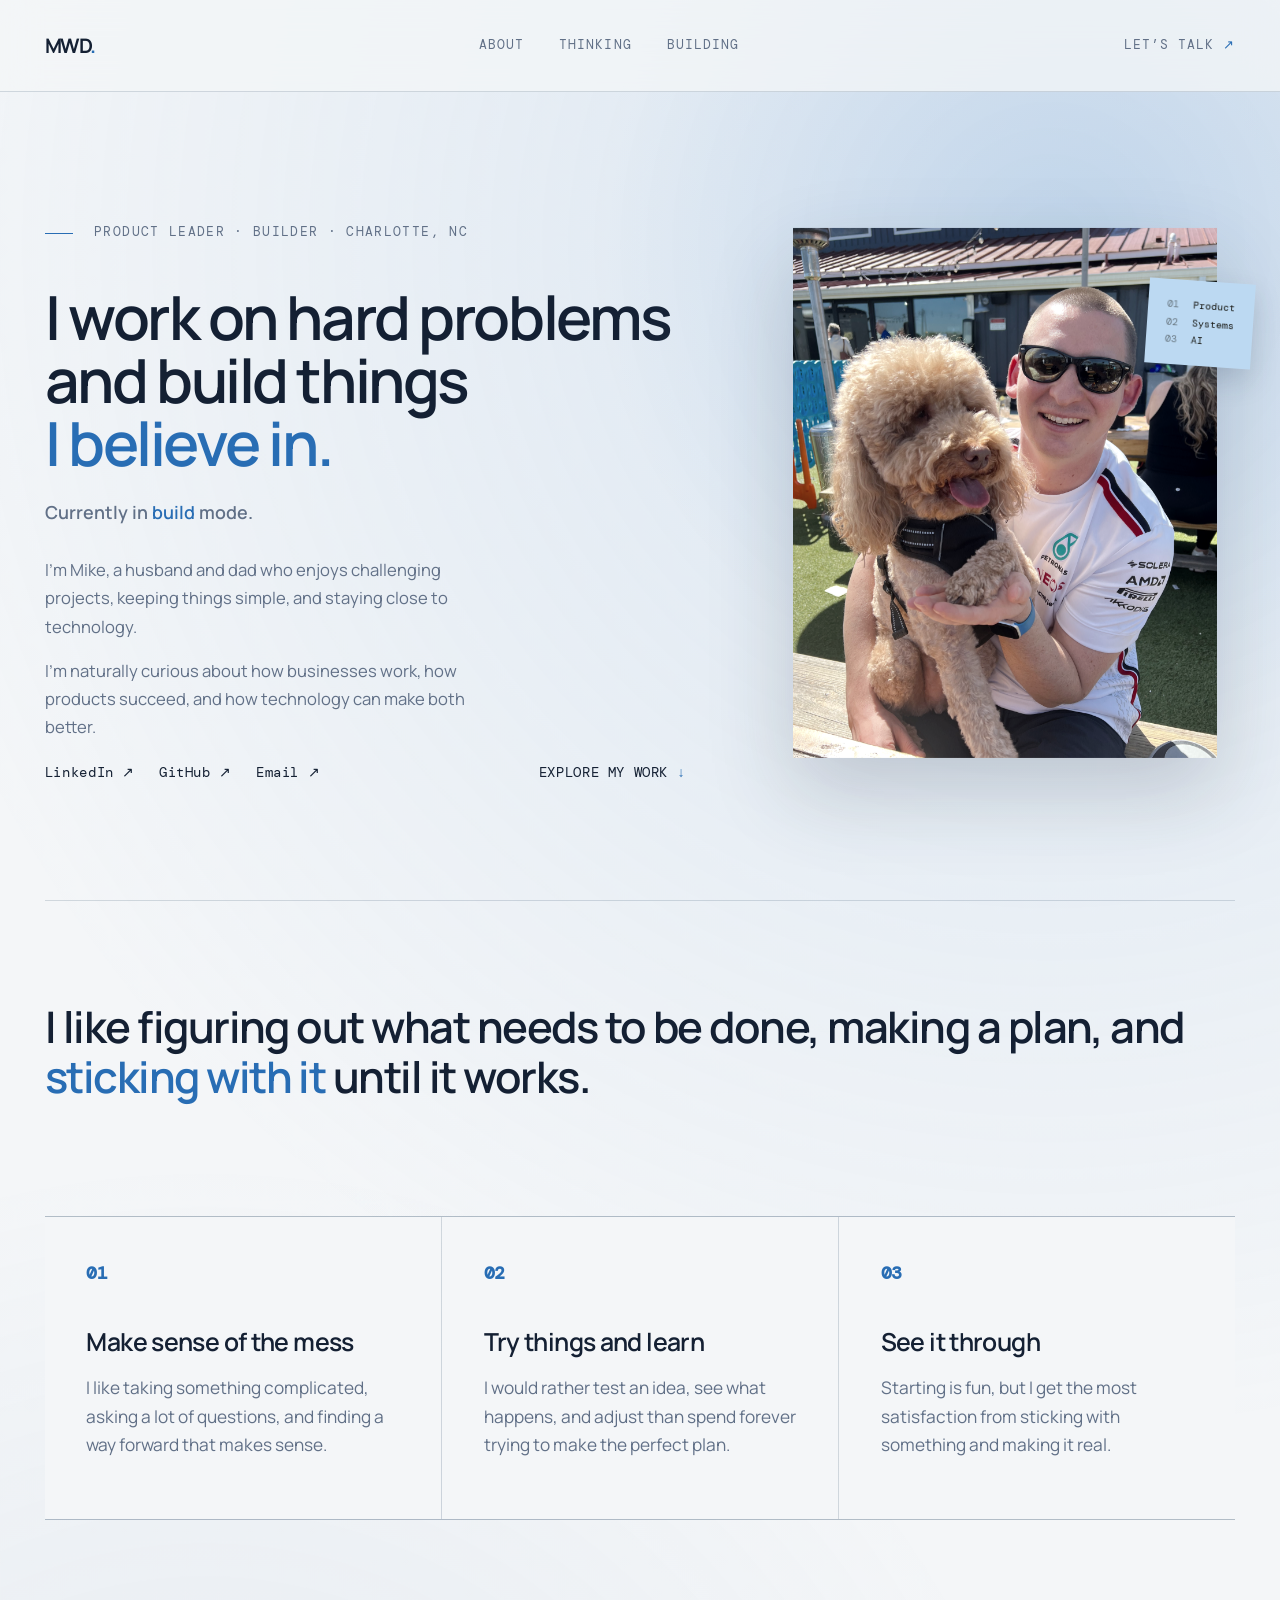
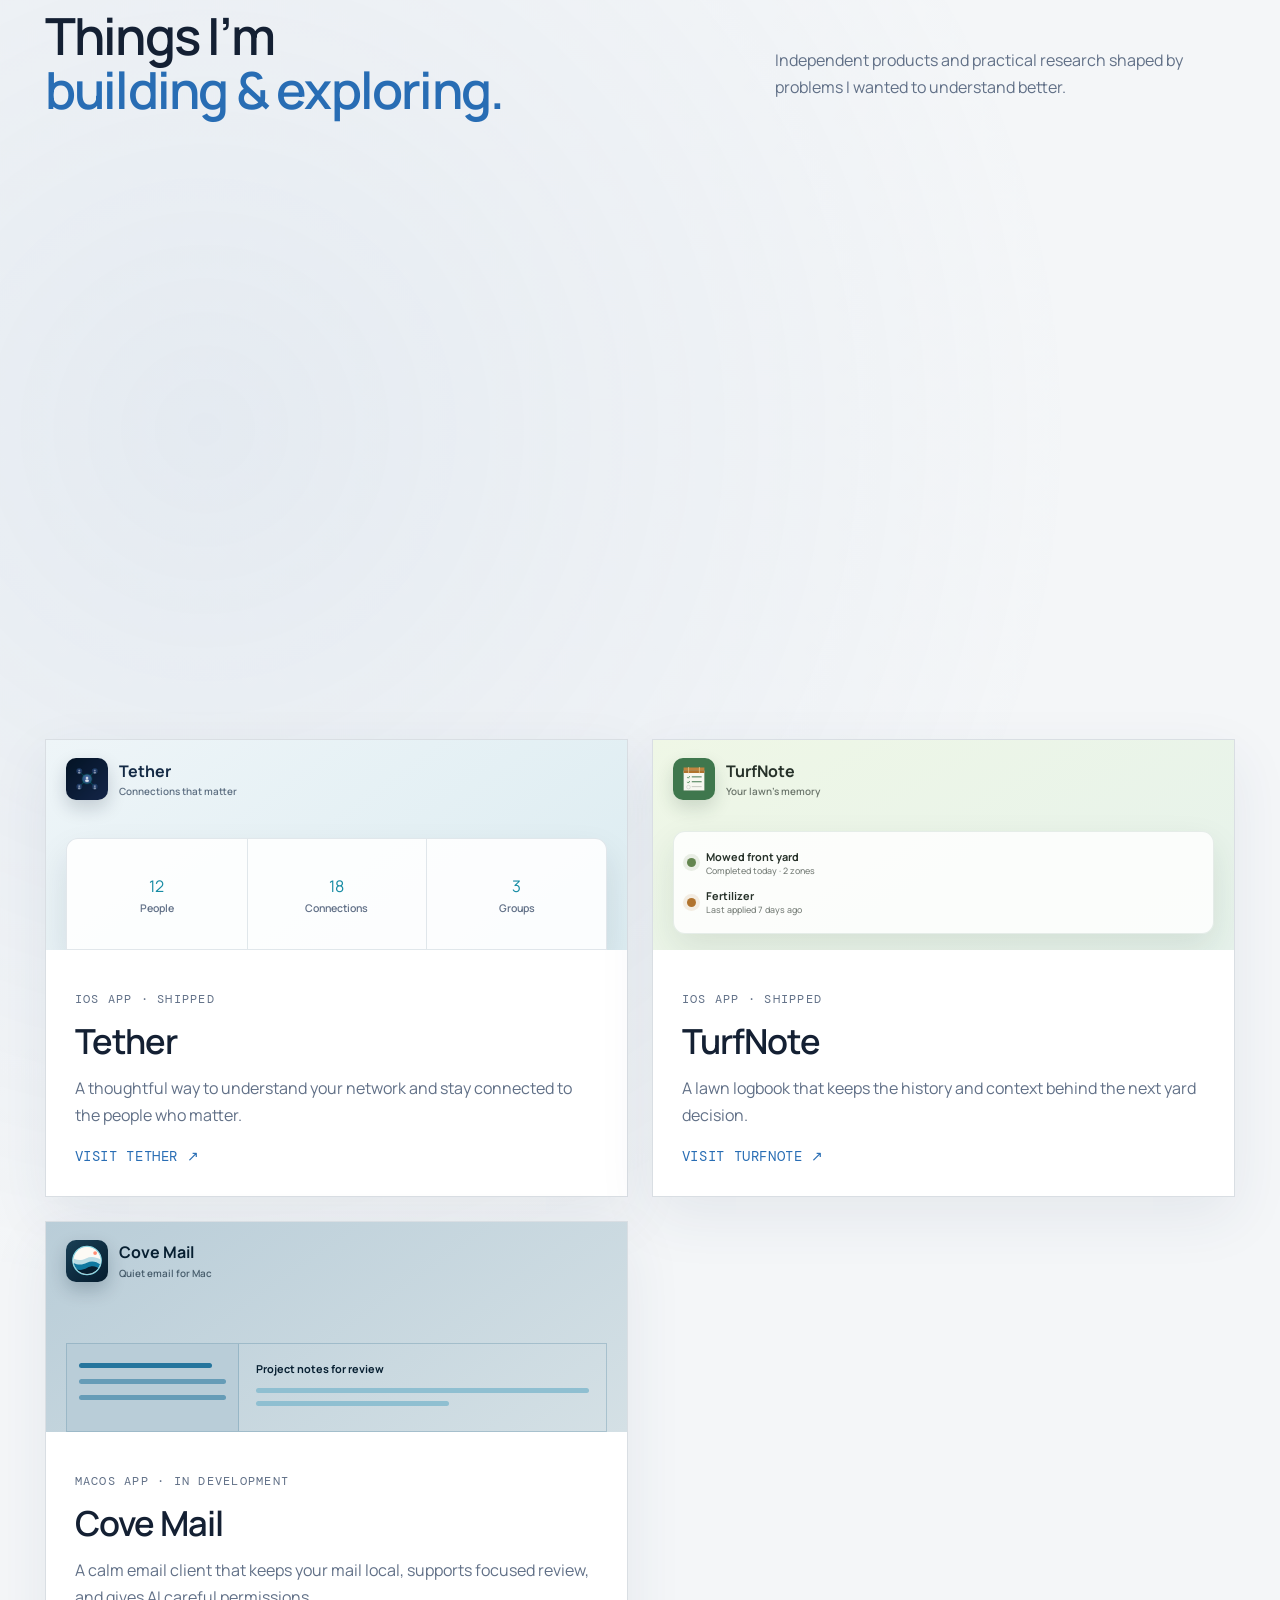
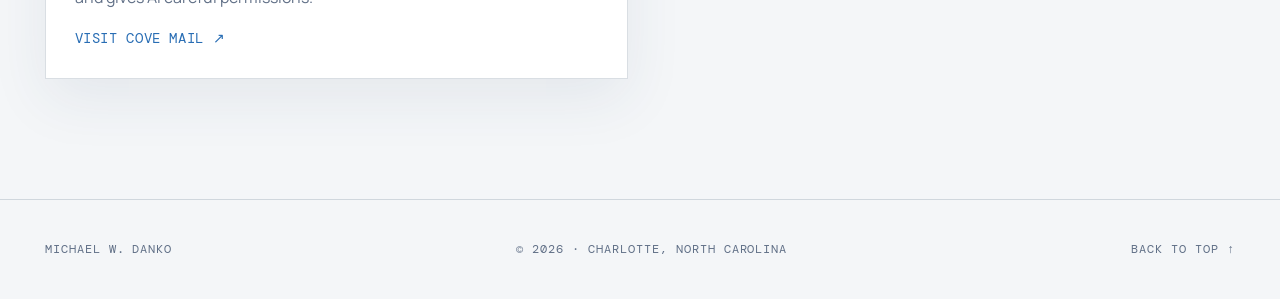
<file: index.html>
<!doctype html>
<html lang="en">
  <head>
    <meta charset="UTF-8" />
    <meta name="viewport" content="width=device-width, initial-scale=1.0" />
    <title>Michael W. Danko | Product leader and builder</title>
    <meta name="description" content="Michael W. Danko is a product leader and builder working across software, systems, and practical AI." />
    <link rel="canonical" href="https://michaelwdanko.com/" />
    <meta property="og:type" content="website" />
    <meta property="og:url" content="https://michaelwdanko.com/" />
    <meta property="og:title" content="Michael W. Danko | Product leader and builder" />
    <meta property="og:description" content="Product leadership, practical systems, and software built to solve real problems." />
    <meta property="og:image" content="https://michaelwdanko.com/images/site-social-card.png" />
    <meta name="twitter:card" content="summary_large_image" />
    <meta name="twitter:image" content="https://michaelwdanko.com/images/site-social-card.png" />
    <link rel="preconnect" href="https://fonts.googleapis.com" />
    <link rel="preconnect" href="https://fonts.gstatic.com" crossorigin />
    <link href="https://fonts.googleapis.com/css2?family=DM+Mono:wght@400;500&family=Manrope:wght@400;500;600;700&family=Newsreader:opsz,wght@6..72,400;6..72,500&display=swap" rel="stylesheet" />
    <link rel="stylesheet" href="styles.css?v=20260720-1" />
  </head>
  <body>
    <div class="ambient" aria-hidden="true"></div>
    <header class="site-header">
      <a class="wordmark" href="#top">MWD<span>.</span></a>
      <nav aria-label="Primary navigation">
        <a href="#about">About</a><a href="#thinking">Thinking</a><a href="#building">Building</a>
      </nav>
      <a class="header-contact" href="mailto:michaeldanko@icloud.com">Let’s talk <span>↗</span></a>
    </header>

    <main id="top">
      <section id="about" class="hero">
        <div class="hero-copy reveal">
          <p class="eyebrow"><span></span> Product leader · Builder · Charlotte, NC</p>
          <h1>I work on hard problems<br />and build things<br /><em>I believe in.</em></h1>
          <p class="mode-line">Currently in <span id="mode-rotator" aria-live="polite">figuring things out</span> mode.</p>
          <div class="hero-bottom">
            <div class="hero-intro">
              <p>I'm Mike, a husband and dad who enjoys challenging projects, keeping things simple, and staying close to technology.</p>
              <p>I'm naturally curious about how businesses work, how products succeed, and how technology can make both better.</p>
              <div class="socials"><a href="https://linkedin.com/in/michaelwdanko/" target="_blank" rel="noreferrer">LinkedIn ↗</a><a href="https://github.com/MichaelWDanko" target="_blank" rel="noreferrer">GitHub ↗</a><a href="mailto:michaeldanko@icloud.com">Email ↗</a></div>
            </div>
            <a class="text-link" href="#building">Explore my work <span>↓</span></a>
          </div>
        </div>
        <div class="hero-portrait reveal" aria-label="Portrait of Michael Danko with Jax">
          <div class="portrait-frame"><img src="images/profile-photo2.jpeg" alt="Michael Danko with Jax" /></div>
          <div class="portrait-note note-two"><span>01</span> Product<br /><span>02</span> Systems<br /><span>03</span> AI</div>
        </div>
      </section>

      <section id="thinking" class="manifesto reveal">
        <blockquote>I like figuring out what needs to be done, making a plan, and <em>sticking with it</em> until it works.</blockquote>
        <div class="principles">
          <article><span>01</span><h3>Make sense of the mess</h3><p>I like taking something complicated, asking a lot of questions, and finding a way forward that makes sense.</p></article>
          <article><span>02</span><h3>Try things and learn</h3><p>I would rather test an idea, see what happens, and adjust than spend forever trying to make the perfect plan.</p></article>
          <article><span>03</span><h3>See it through</h3><p>Starting is fun, but I get the most satisfaction from sticking with something and making it real.</p></article>
        </div>
      </section>

      <section id="building" class="work-section">
        <div class="section-heading reveal"><div><h2>Things I’m<br /><em>building & exploring.</em></h2></div><p>Independent products and practical research shaped by problems I wanted to understand better.</p></div>
        <div class="work-grid">
          <a class="work-card work-featured reveal" href="llm-benchmarking.html">
            <div class="work-art research-art" aria-hidden="true"><span class="orbit orbit-a"></span><span class="orbit orbit-b"></span><strong>7B</strong><small>LOCAL / TESTED</small></div>
            <div class="work-copy"><p>Research · 2026</p><h3>Local AI,<br />Real Work</h3><p>A plain English benchmark of local models, their strengths, and why agentic work raises the bar.</p><span class="card-link">Read the paper ↗</span></div>
          </a>
          <a class="work-card reveal" href="https://keystone.michaelwdanko.com" target="_blank" rel="noreferrer">
            <div class="work-art keystone-art" aria-hidden="true">
              <div class="product-brand keystone-brand">
                <span class="keystone-mark">K</span>
                <div><strong>Keystone</strong><span>Feature contracts beside the code</span></div>
              </div>
              <div class="keystone-spec">
                <div><span>feature-spec/Lending.Loans.md</span><span>plain Markdown</span></div>
                <code><b># Lending.Loans</b><br /><br /><b>## Requirements</b><br />- Every active loan <strong>MUST</strong> identify the item and due date.<br />- An unavailable item <strong>MUST NOT</strong> be checked out.</code>
              </div>
            </div>
            <div class="work-copy"><p>Open source · In development</p><h3>Keystone</h3><p>A plain Markdown feature contract that helps people and coding agents keep essential requirements intact as code changes.</p><span class="card-link">Visit Keystone ↗</span></div>
          </a>
          <a class="work-card reveal" href="https://tether.michaelwdanko.com" target="_blank" rel="noreferrer">
            <div class="work-art tether-art" aria-hidden="true">
              <div class="product-brand tether-brand">
                <img src="images/tether-app-icon.png" alt="" />
                <div><strong>Tether</strong><span>Connections that matter</span></div>
              </div>
              <div class="tether-summary">
                <div><strong>12</strong><span>People</span></div>
                <div><strong>18</strong><span>Connections</span></div>
                <div><strong>3</strong><span>Groups</span></div>
              </div>
            </div>
            <div class="work-copy"><p>iOS app · Shipped</p><h3>Tether</h3><p>A thoughtful way to understand your network and stay connected to the people who matter.</p><span class="card-link">Visit Tether ↗</span></div>
          </a>
          <a class="work-card reveal" href="https://turfnote.michaelwdanko.com" target="_blank" rel="noreferrer">
            <div class="work-art turf-art" aria-hidden="true">
              <div class="product-brand turf-brand">
                <img src="images/turfnote-brand-mark.svg" alt="" />
                <div><strong>TurfNote</strong><span>Your lawn’s memory</span></div>
              </div>
              <div class="turf-timeline">
                <div><i></i><span><strong>Mowed front yard</strong><small>Completed today · 2 zones</small></span></div>
                <div><i></i><span><strong>Fertilizer</strong><small>Last applied 7 days ago</small></span></div>
              </div>
            </div>
            <div class="work-copy"><p>iOS app · Shipped</p><h3>TurfNote</h3><p>A lawn logbook that keeps the history and context behind the next yard decision.</p><span class="card-link">Visit TurfNote ↗</span></div>
          </a>
          <a class="work-card reveal" href="https://covemail.michaelwdanko.com" target="_blank" rel="noreferrer">
            <div class="work-art cove-art" aria-hidden="true">
              <div class="product-brand cove-brand">
                <img src="images/cove-mail-app-icon.svg" alt="" />
                <div><strong>Cove Mail</strong><span>Quiet email for Mac</span></div>
              </div>
              <div class="cove-window">
                <div class="cove-sidebar"><span></span><span></span><span></span></div>
                <div class="cove-messages"><strong>Project notes for review</strong><span></span><span></span></div>
              </div>
            </div>
            <div class="work-copy"><p>macOS app · In development</p><h3>Cove Mail</h3><p>A calm email client that keeps your mail local, supports focused review, and gives AI careful permissions.</p><span class="card-link">Visit Cove Mail ↗</span></div>
          </a>
        </div>
      </section>

    </main>
    <footer><p>Michael W. Danko</p><p>© <span id="year"></span> · Charlotte, North Carolina</p><a href="#top">Back to top ↑</a></footer>
    <script src="script.js?v=20260716-2"></script>
  </body>
</html>
</file>
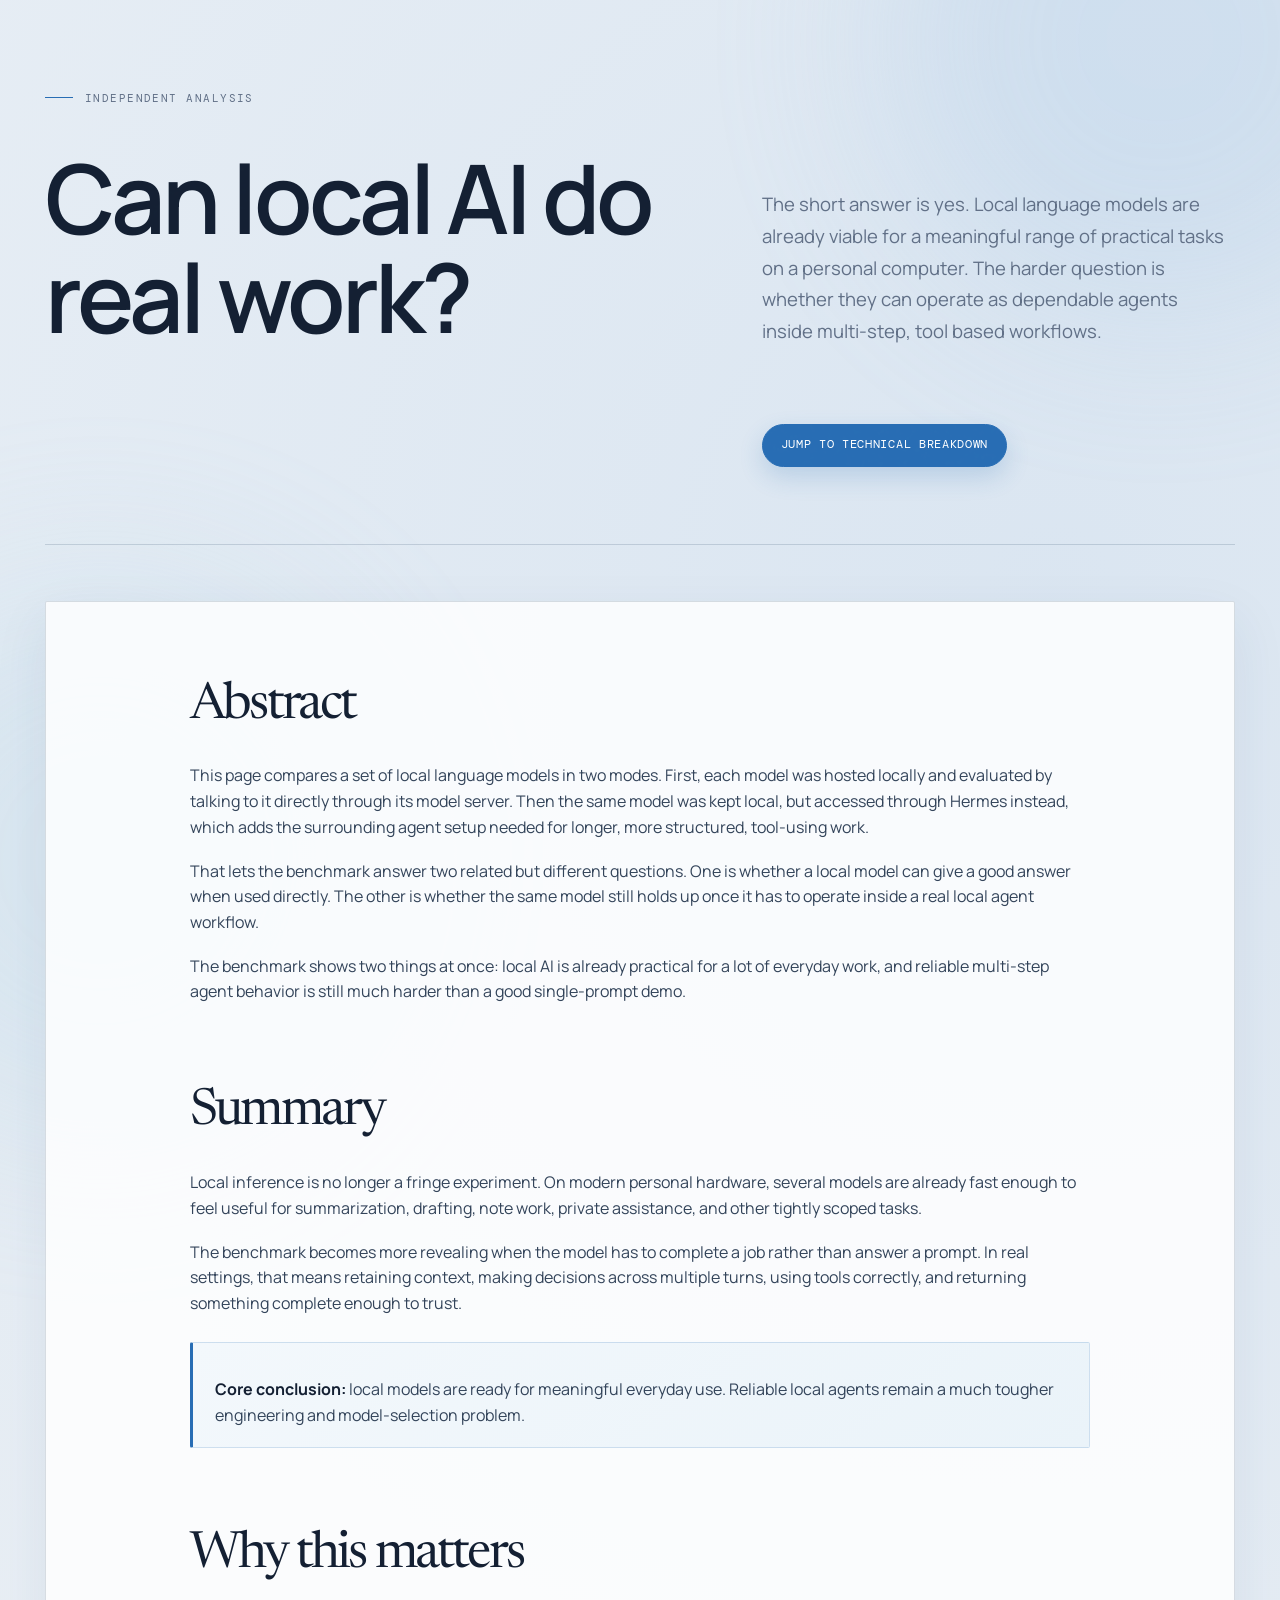
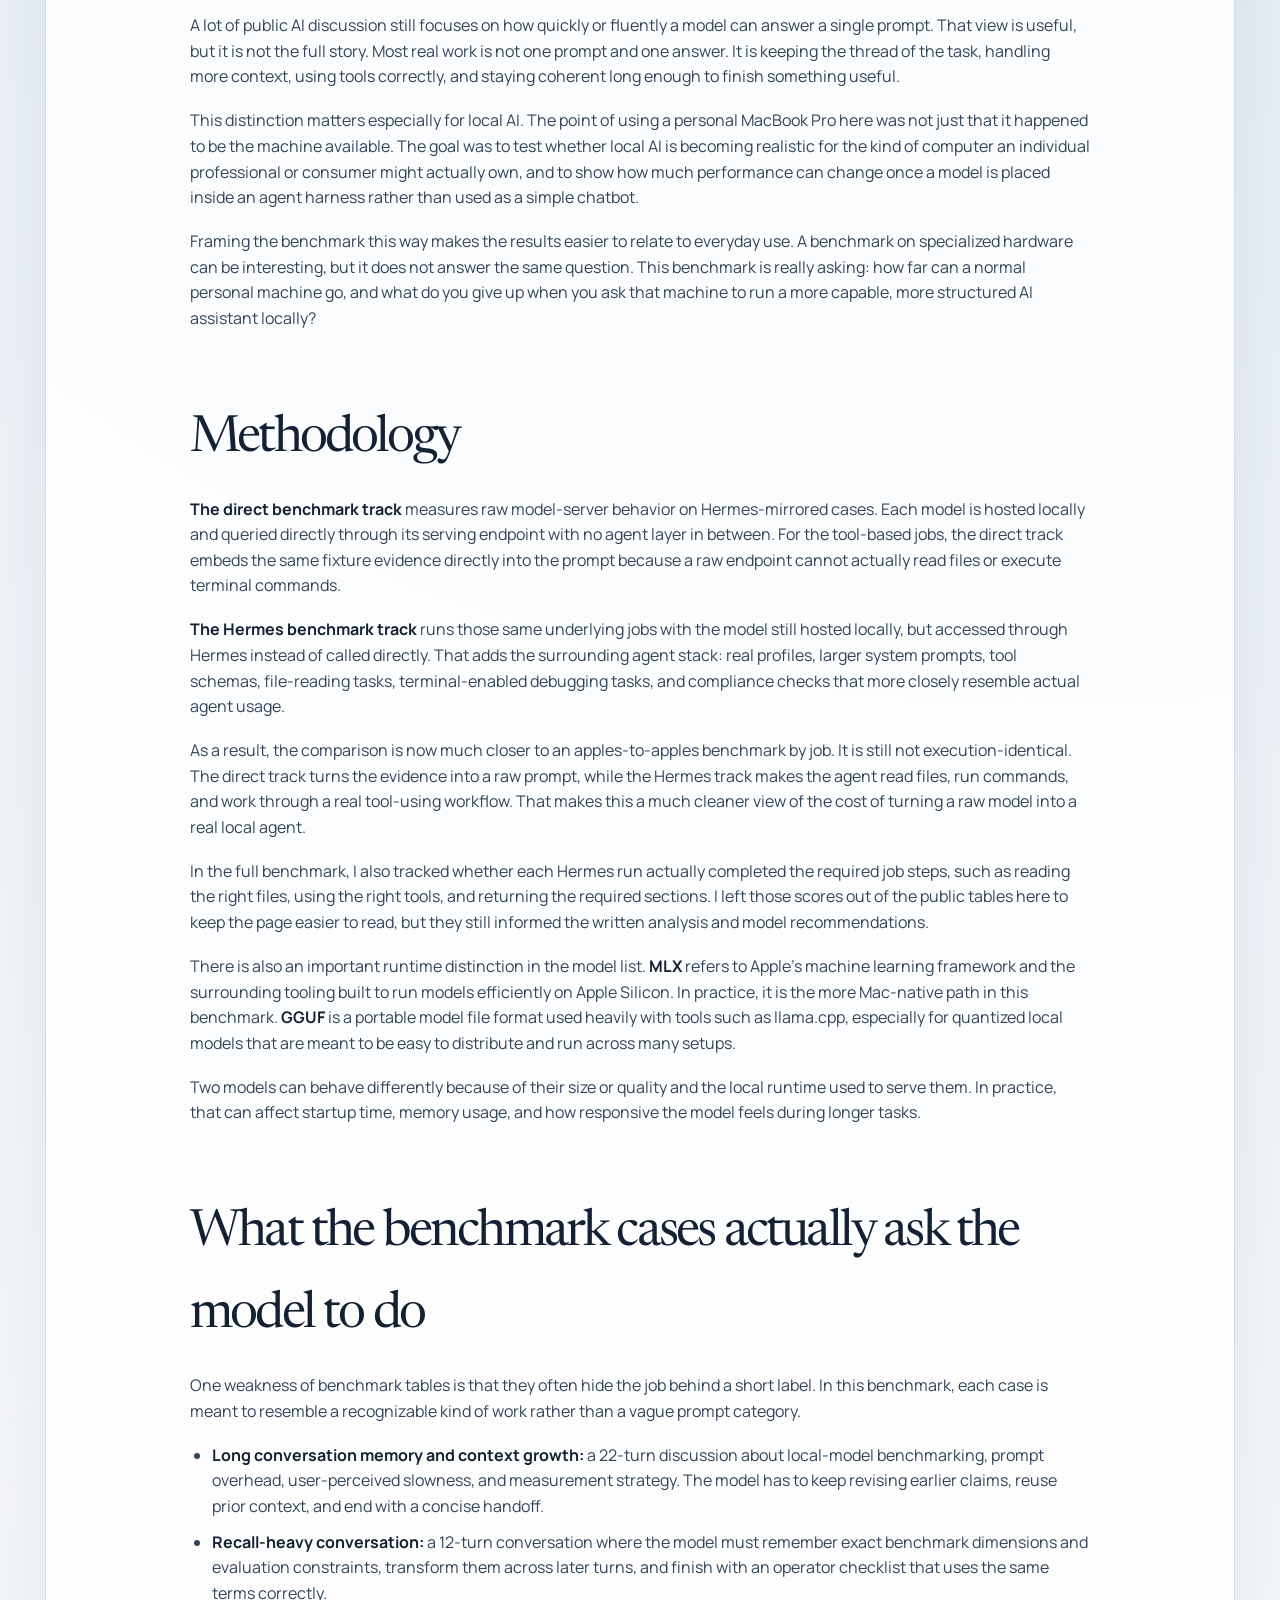
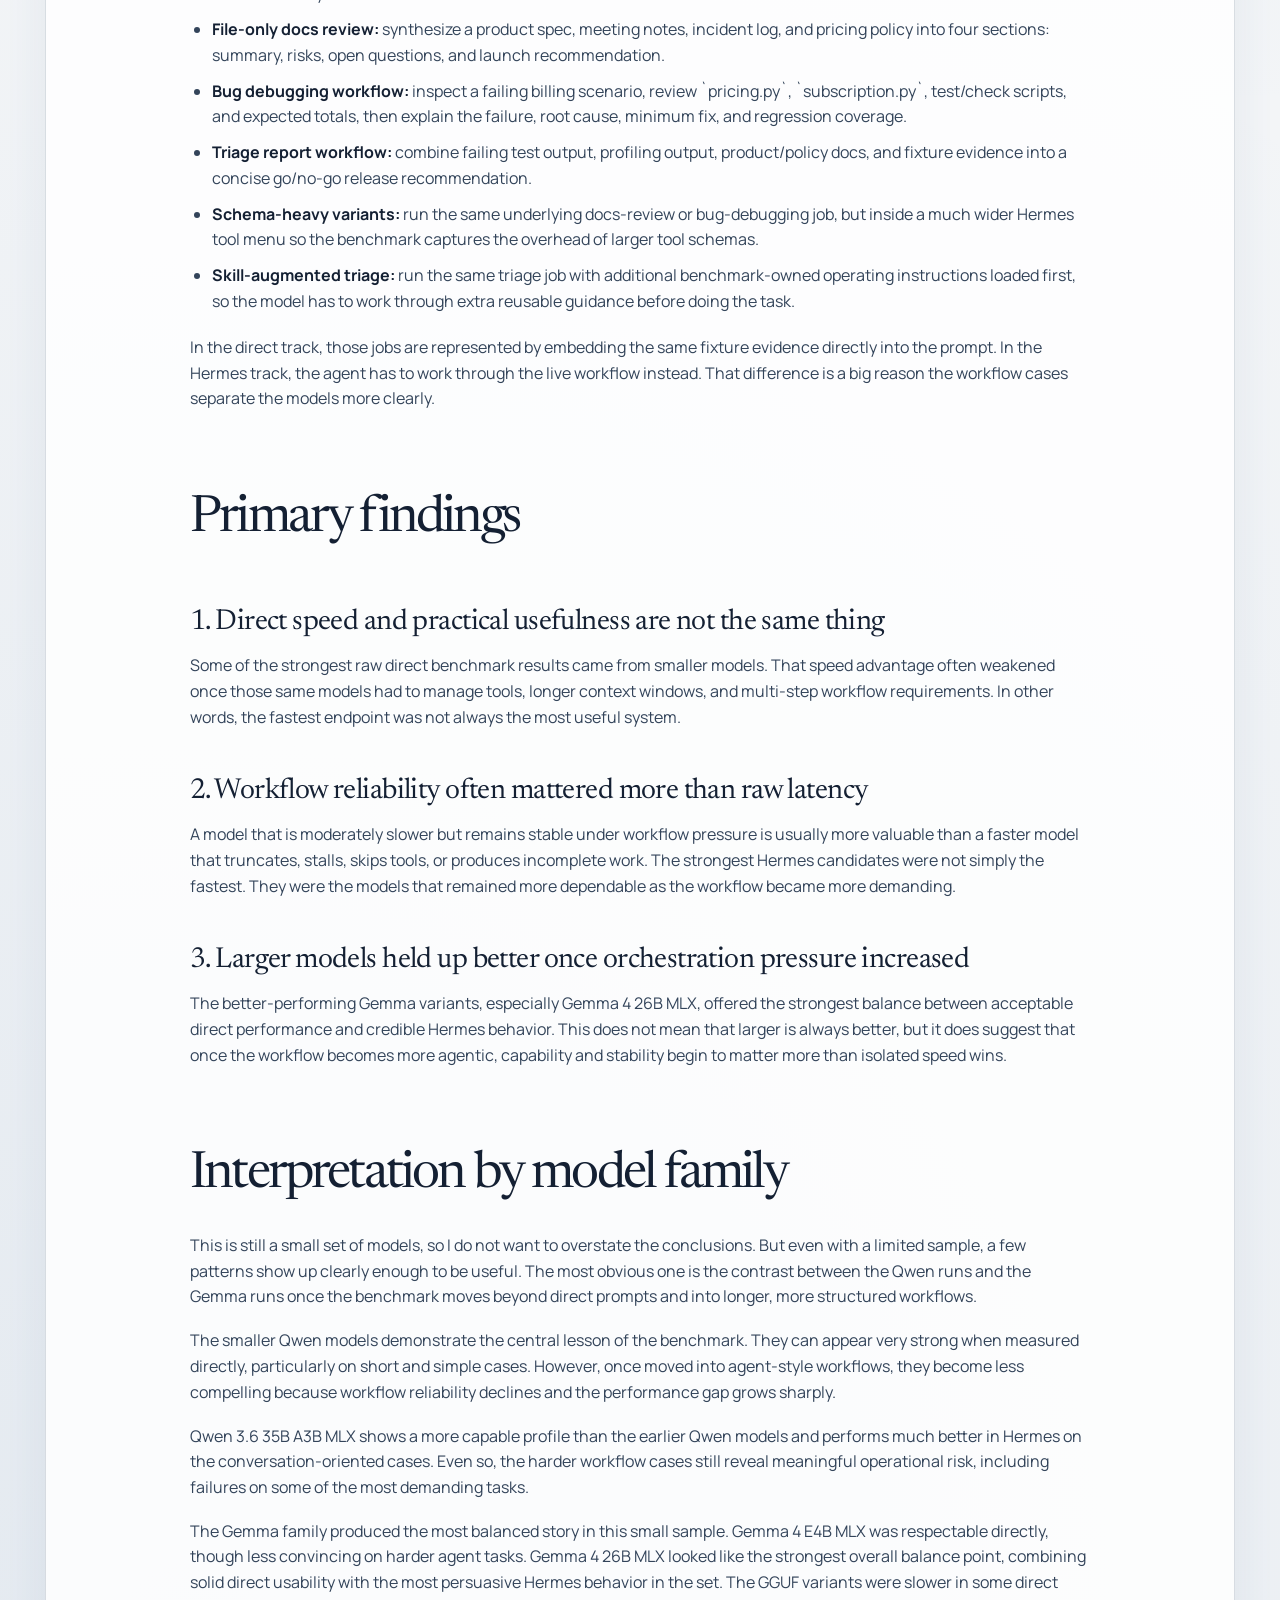
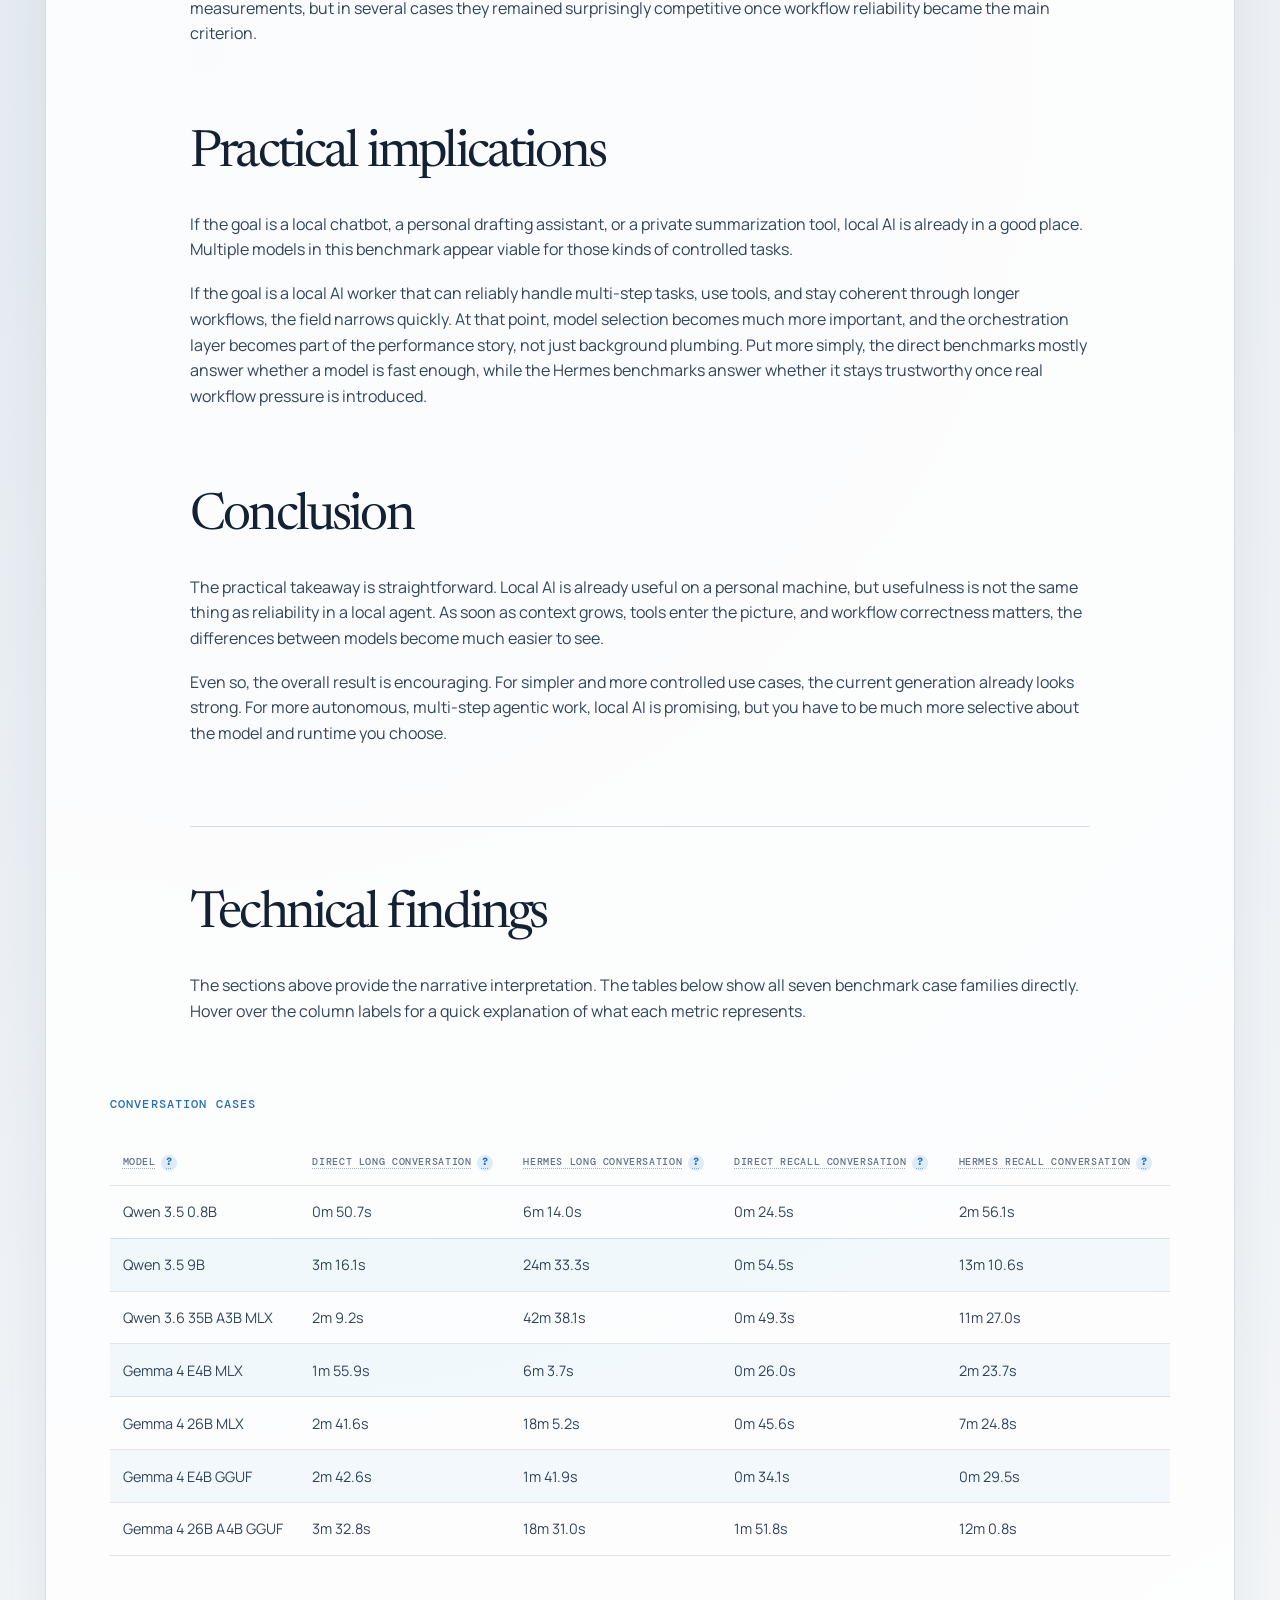
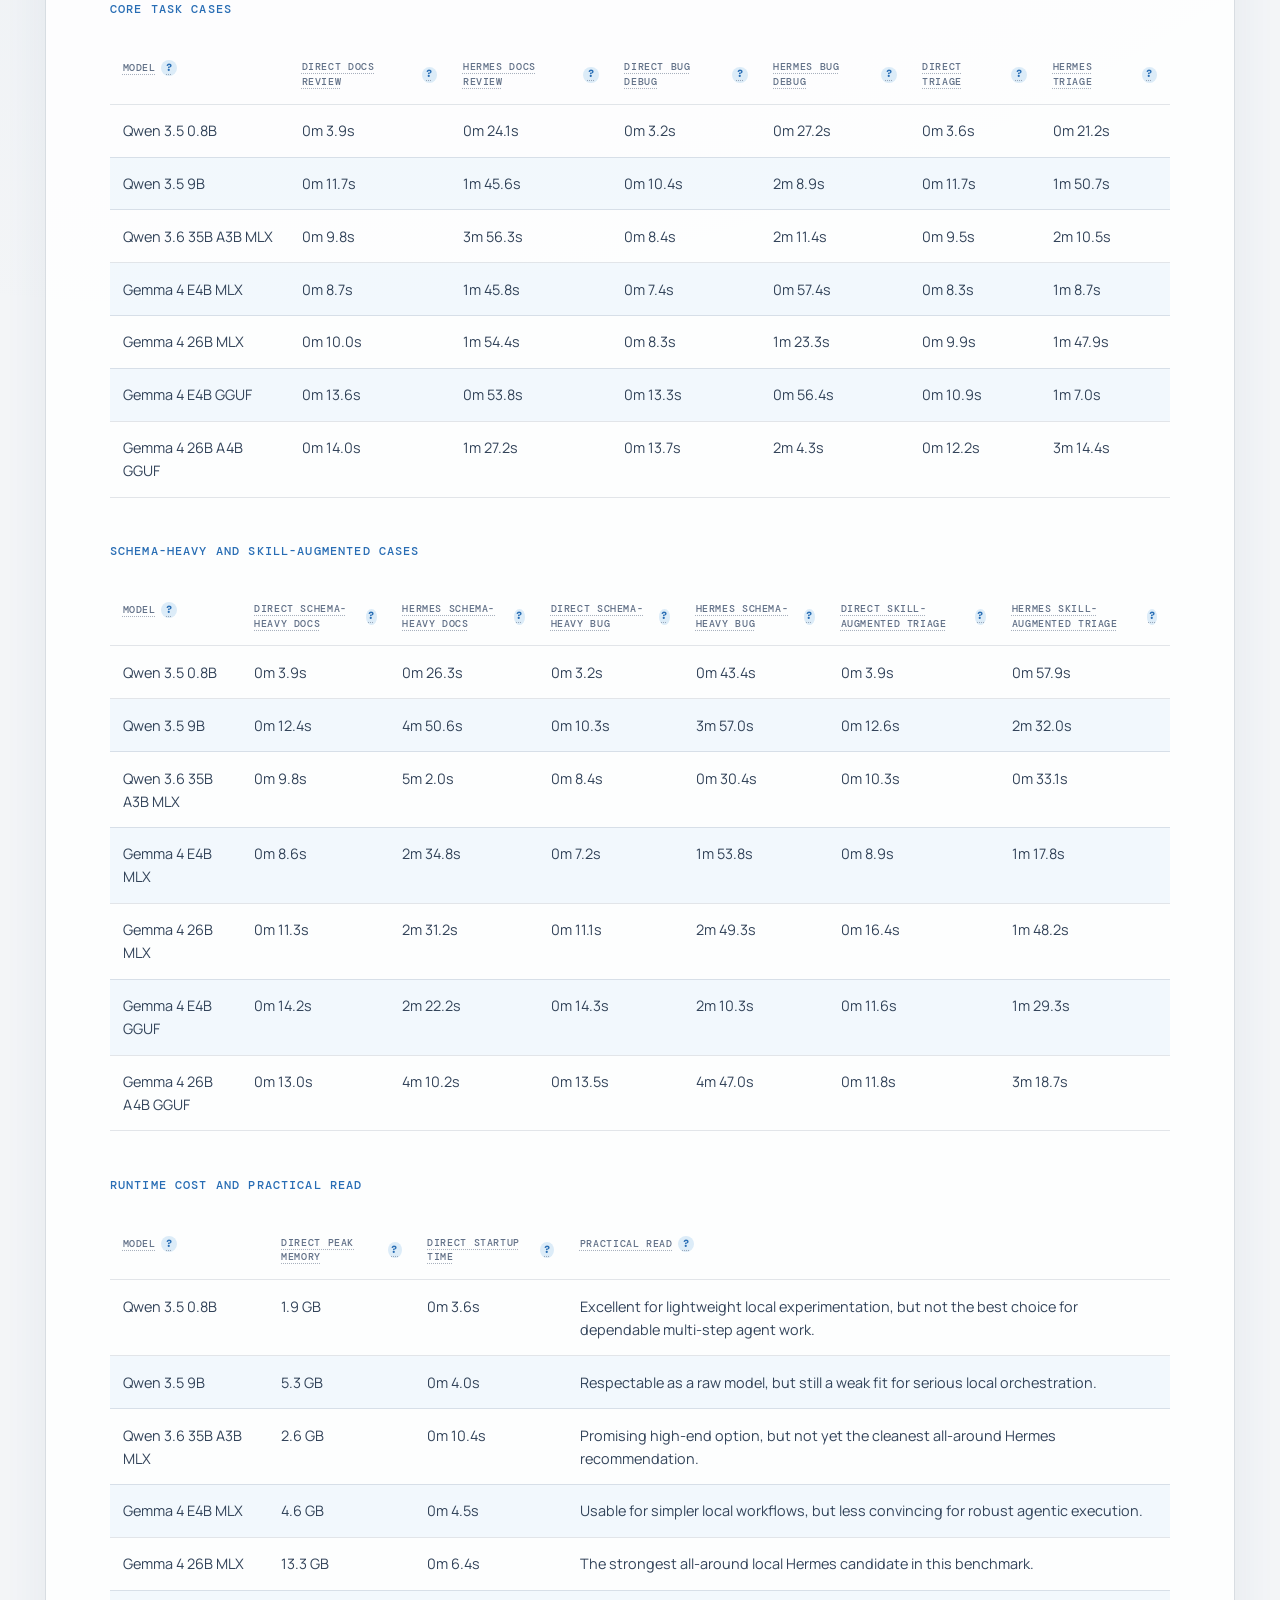
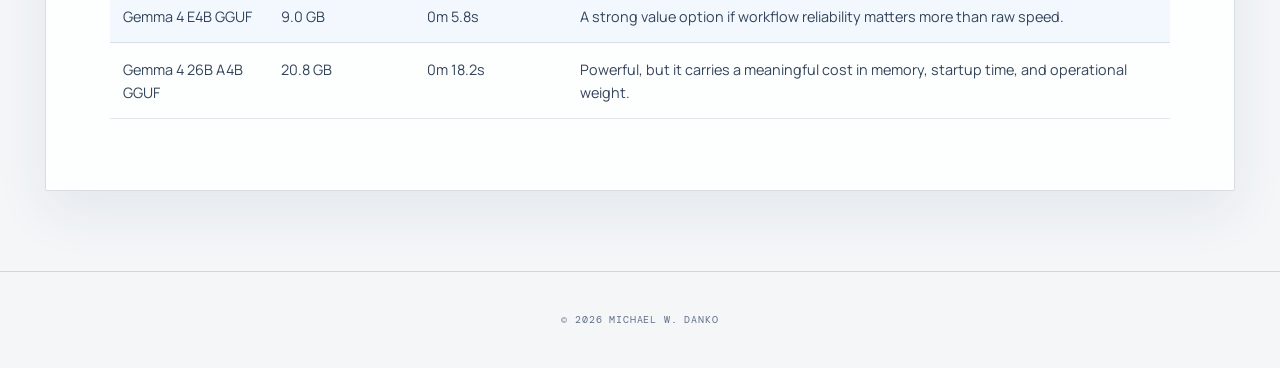
<file: llm-benchmarking.html>
<!doctype html>
<html lang="en">
  <head>
    <meta charset="UTF-8" />
    <meta name="viewport" content="width=device-width, initial-scale=1.0" />
    <title>LLM Benchmarking | Michael W. Danko</title>
    <meta
      name="description"
      content="A plain-English analysis of running language models locally, where local inference is already practical, and why agentic workflows introduce a much steeper performance and reliability challenge."
    />
    <link rel="canonical" href="https://michaelwdanko.com/llm-benchmarking.html" />

    <meta property="og:type" content="article" />
    <meta property="og:url" content="https://michaelwdanko.com/llm-benchmarking.html" />
    <meta property="og:title" content="LLM Benchmarking | Michael W. Danko" />
    <meta
      property="og:description"
      content="A practical look at running language models locally and why real agentic workflows are much harder than simple demos suggest."
    />
    <meta property="og:image" content="https://michaelwdanko.com/images/site-social-card.png" />
    <meta property="og:image:alt" content="Michael W. Danko: Complex problems. Simple solutions." />
    <meta property="og:image:width" content="1200" />
    <meta property="og:image:height" content="630" />

    <meta name="twitter:card" content="summary_large_image" />
    <meta name="twitter:url" content="https://michaelwdanko.com/llm-benchmarking.html" />
    <meta name="twitter:title" content="LLM Benchmarking | Michael W. Danko" />
    <meta
      name="twitter:description"
      content="A practical look at running language models locally and why real agentic workflows are much harder than simple demos suggest."
    />
    <meta name="twitter:image" content="https://michaelwdanko.com/images/site-social-card.png" />
    <meta name="twitter:image:alt" content="Michael W. Danko: Complex problems. Simple solutions." />

    <link rel="preconnect" href="https://fonts.googleapis.com" />
    <link rel="preconnect" href="https://fonts.gstatic.com" crossorigin />
    <link
      href="https://fonts.googleapis.com/css2?family=DM+Mono:wght@400;500&family=Manrope:wght@400;500;600;700;800&family=Newsreader:opsz,wght@6..72,400;6..72,500&display=swap"
      rel="stylesheet"
    />
    <link rel="stylesheet" href="styles.css" />
  </head>
  <body class="article-page">
    <div class="texture" aria-hidden="true"></div>
    <div class="orb orb-a" aria-hidden="true"></div>
    <div class="orb orb-b" aria-hidden="true"></div>

    <main class="container whitepaper-main">
      <section class="hero whitepaper-hero reveal">
        <div>
          <p class="kicker">Independent Analysis</p>
          <h1>Can local AI do real work?</h1>
        </div>
        <p class="lead">
          The short answer is yes. Local language models are already viable for a meaningful range of practical tasks on a personal computer.
          The harder question is whether they can operate as dependable agents inside multi-step, tool based workflows. 
        </p>
        <div class="hero-actions">
          <a class="btn btn-primary" href="#technical-breakdown">Jump to technical breakdown</a>
        </div>
      </section>

      <article class="article-panel reveal delay-1">
        <div class="article-prose">
          <h2>Abstract</h2>
          <p>
            This page compares a set of local language models in two modes. First, each model was hosted locally and evaluated by talking to it directly through its model server. Then the same model was kept local, but accessed through Hermes instead, which adds the surrounding agent setup needed for longer, more structured, tool-using work.
          </p>
          <p>
            That lets the benchmark answer two related but different questions. One is whether a local model can give a good answer when used directly. The other is whether the same model still holds up once it has to operate inside a real local agent workflow.
          </p>
          <p>
            The benchmark shows two things at once: local AI is already practical for a lot of everyday work, and reliable multi-step agent behavior is still much harder than a good single-prompt demo.
          </p>

          <h2>Summary</h2>
          <p>
            Local inference is no longer a fringe experiment. On modern personal hardware, several models are already fast enough to feel useful for summarization, drafting, note work, private assistance, and other tightly scoped tasks.
          </p>
          <p>
            The benchmark becomes more revealing when the model has to complete a job rather than answer a prompt. In real settings, that means retaining context, making decisions across multiple turns, using tools correctly, and returning something complete enough to trust.
          </p>
          <div class="callout">
            <p>
              <strong>Core conclusion:</strong> local models are ready for meaningful everyday use. Reliable local agents remain a much tougher engineering and model-selection problem.
            </p>
          </div>

          <h2>Why this matters</h2>
          <p>
            A lot of public AI discussion still focuses on how quickly or fluently a model can answer a single prompt. That view is useful, but it is not the full story. Most real work is not one prompt and one answer. It is keeping the thread of the task, handling more context, using tools correctly, and staying coherent long enough to finish something useful.
          </p>
          <p>
            This distinction matters especially for local AI. The point of using a personal MacBook Pro here was not just that it happened to be the machine available. The goal was to test whether local AI is becoming realistic for the kind of computer an individual professional or consumer might actually own, and to show how much performance can change once a model is placed inside an agent harness rather than used as a simple chatbot.
          </p>
          <p>
            Framing the benchmark this way makes the results easier to relate to everyday use. A benchmark on specialized hardware can be interesting, but it does not answer the same question. This benchmark is really asking: how far can a normal personal machine go, and what do you give up when you ask that machine to run a more capable, more structured AI assistant locally?
          </p>

          <h2>Methodology</h2>
          <p>
            <strong>The direct benchmark track</strong> measures raw model-server behavior on Hermes-mirrored cases. Each model is hosted locally and queried directly through its serving endpoint with no agent layer in between. For the tool-based jobs, the direct track embeds the same fixture evidence directly into the prompt because a raw endpoint cannot actually read files or execute terminal commands.
          </p>
          <p>
            <strong>The Hermes benchmark track</strong> runs those same underlying jobs with the model still hosted locally, but accessed through Hermes instead of called directly. That adds the surrounding agent stack: real profiles, larger system prompts, tool schemas, file-reading tasks, terminal-enabled debugging tasks, and compliance checks that more closely resemble actual agent usage.
          </p>
          <p>
            As a result, the comparison is now much closer to an apples-to-apples benchmark by job. It is still not execution-identical. The direct track turns the evidence into a raw prompt, while the Hermes track makes the agent read files, run commands, and work through a real tool-using workflow. That makes this a much cleaner view of the cost of turning a raw model into a real local agent.
          </p>
          <p>
            In the full benchmark, I also tracked whether each Hermes run actually completed the required job steps, such as reading the right files, using the right tools, and returning the required sections. I left those scores out of the public tables here to keep the page easier to read, but they still informed the written analysis and model recommendations.
          </p>
          <p>
            There is also an important runtime distinction in the model list. <strong>MLX</strong> refers to Apple’s machine learning framework and the surrounding tooling built to run models efficiently on Apple Silicon. In practice, it is the more Mac-native path in this benchmark. <strong>GGUF</strong> is a portable model file format used heavily with tools such as llama.cpp, especially for quantized local models that are meant to be easy to distribute and run across many setups.
          </p>
          <p>
            Two models can behave differently because of their size or quality and the local runtime used to serve them. In practice, that can affect startup time, memory usage, and how responsive the model feels during longer tasks.
          </p>

          <h2>What the benchmark cases actually ask the model to do</h2>
          <p>
            One weakness of benchmark tables is that they often hide the job behind a short label. In this benchmark, each case is meant to resemble a recognizable kind of work rather than a vague prompt category.
          </p>
          <ul class="note-list">
            <li><strong>Long conversation memory and context growth:</strong> a 22-turn discussion about local-model benchmarking, prompt overhead, user-perceived slowness, and measurement strategy. The model has to keep revising earlier claims, reuse prior context, and end with a concise handoff.</li>
            <li><strong>Recall-heavy conversation:</strong> a 12-turn conversation where the model must remember exact benchmark dimensions and evaluation constraints, transform them across later turns, and finish with an operator checklist that uses the same terms correctly.</li>
            <li><strong>File-only docs review:</strong> synthesize a product spec, meeting notes, incident log, and pricing policy into four sections: summary, risks, open questions, and launch recommendation.</li>
            <li><strong>Bug debugging workflow:</strong> inspect a failing billing scenario, review `pricing.py`, `subscription.py`, test/check scripts, and expected totals, then explain the failure, root cause, minimum fix, and regression coverage.</li>
            <li><strong>Triage report workflow:</strong> combine failing test output, profiling output, product/policy docs, and fixture evidence into a concise go/no-go release recommendation.</li>
            <li><strong>Schema-heavy variants:</strong> run the same underlying docs-review or bug-debugging job, but inside a much wider Hermes tool menu so the benchmark captures the overhead of larger tool schemas.</li>
            <li><strong>Skill-augmented triage:</strong> run the same triage job with additional benchmark-owned operating instructions loaded first, so the model has to work through extra reusable guidance before doing the task.</li>
          </ul>
          <p>
            In the direct track, those jobs are represented by embedding the same fixture evidence directly into the prompt. In the Hermes track, the agent has to work through the live workflow instead. That difference is a big reason the workflow cases separate the models more clearly.
          </p>

          <h2>Primary findings</h2>
          <h3>1. Direct speed and practical usefulness are not the same thing</h3>
          <p>
            Some of the strongest raw direct benchmark results came from smaller models. That speed advantage often weakened once those same models had to manage tools, longer context windows, and multi-step workflow requirements.
            In other words, the fastest endpoint was not always the most useful system.
          </p>

          <h3>2. Workflow reliability often mattered more than raw latency</h3>
          <p>
            A model that is moderately slower but remains stable under workflow pressure is usually more valuable than a faster model that truncates, stalls, skips tools, or produces incomplete work.
            The strongest Hermes candidates were not simply the fastest. They were the models that remained more dependable as the workflow became more demanding.
          </p>

          <h3>3. Larger models held up better once orchestration pressure increased</h3>
          <p>
            The better-performing Gemma variants, especially Gemma 4 26B MLX, offered the strongest balance between acceptable direct performance and credible Hermes behavior.
            This does not mean that larger is always better, but it does suggest that once the workflow becomes more agentic, capability and stability begin to matter more than isolated speed wins.
          </p>

          <h2>Interpretation by model family</h2>
          <p>
            This is still a small set of models, so I do not want to overstate the conclusions. But even with a limited sample, a few patterns show up clearly enough to be useful. The most obvious one is the contrast between the Qwen runs and the Gemma runs once the benchmark moves beyond direct prompts and into longer, more structured workflows.
          </p>
          <p>
            The smaller Qwen models demonstrate the central lesson of the benchmark. They can appear very strong when measured directly, particularly on short and simple cases. However, once moved into agent-style workflows, they become less compelling because workflow reliability declines and the performance gap grows sharply.
          </p>
          <p>
            Qwen 3.6 35B A3B MLX shows a more capable profile than the earlier Qwen models and performs much better in Hermes on the conversation-oriented cases. Even so, the harder workflow cases still reveal meaningful operational risk, including failures on some of the most demanding tasks.
          </p>
          <p>
            The Gemma family produced the most balanced story in this small sample. Gemma 4 E4B MLX was respectable directly, though less convincing on harder agent tasks. Gemma 4 26B MLX looked like the strongest overall balance point, combining solid direct usability with the most persuasive Hermes behavior in the set. The GGUF variants were slower in some direct measurements, but in several cases they remained surprisingly competitive once workflow reliability became the main criterion.
          </p>

          <h2>Practical implications</h2>
          <p>
            If the goal is a local chatbot, a personal drafting assistant, or a private summarization tool, local AI is already in a good place. Multiple models in this benchmark appear viable for those kinds of controlled tasks.
          </p>
          <p>
            If the goal is a local AI worker that can reliably handle multi-step tasks, use tools, and stay coherent through longer workflows, the field narrows quickly. At that point, model selection becomes much more important, and the orchestration layer becomes part of the performance story, not just background plumbing. Put more simply, the direct benchmarks mostly answer whether a model is fast enough, while the Hermes benchmarks answer whether it stays trustworthy once real workflow pressure is introduced.
          </p>

          <h2>Conclusion</h2>
          <p>
            The practical takeaway is straightforward. Local AI is already useful on a personal machine, but usefulness is not the same thing as reliability in a local agent. As soon as context grows, tools enter the picture, and workflow correctness matters, the differences between models become much easier to see.
          </p>
          <p>
            Even so, the overall result is encouraging. For simpler and more controlled use cases, the current generation already looks strong. For more autonomous, multi-step agentic work, local AI is promising, but you have to be much more selective about the model and runtime you choose.
          </p>

          <h2 class="divider-heading" id="technical-breakdown">Technical findings</h2>
          <p>
            The sections above provide the narrative interpretation. The tables below show all seven benchmark case families directly. Hover over the column labels for a quick explanation of what each metric represents.
          </p>
        </div>

        <section class="tech-section">
          <h3>Conversation cases</h3>
          <div class="tech-table-wrap">
            <table class="tech-table">
              <thead>
                <tr>
                  <th><span class="th-help" tabindex="0">Model<span class="th-tooltip">The specific model and runtime variant used in the benchmark row.</span></span></th>
                  <th><span class="th-help" tabindex="0">Direct long conversation<span class="th-tooltip">Total elapsed time for the 22-turn direct benchmark conversation.</span></span></th>
                  <th><span class="th-help" tabindex="0">Hermes long conversation<span class="th-tooltip">Total elapsed time for the same long conversation job when run through Hermes.</span></span></th>
                  <th><span class="th-help" tabindex="0">Direct recall conversation<span class="th-tooltip">Total elapsed time for the 12-turn direct recall-heavy conversation.</span></span></th>
                  <th><span class="th-help" tabindex="0">Hermes recall conversation<span class="th-tooltip">Total elapsed time for the same recall-heavy conversation when run through Hermes.</span></span></th>
                </tr>
              </thead>
              <tbody>
                <tr><td>Qwen 3.5 0.8B</td><td>0m 50.7s</td><td>6m 14.0s</td><td>0m 24.5s</td><td>2m 56.1s</td></tr>
                <tr><td>Qwen 3.5 9B</td><td>3m 16.1s</td><td>24m 33.3s</td><td>0m 54.5s</td><td>13m 10.6s</td></tr>
                <tr><td>Qwen 3.6 35B A3B MLX</td><td>2m 9.2s</td><td>42m 38.1s</td><td>0m 49.3s</td><td>11m 27.0s</td></tr>
                <tr><td>Gemma 4 E4B MLX</td><td>1m 55.9s</td><td>6m 3.7s</td><td>0m 26.0s</td><td>2m 23.7s</td></tr>
                <tr><td>Gemma 4 26B MLX</td><td>2m 41.6s</td><td>18m 5.2s</td><td>0m 45.6s</td><td>7m 24.8s</td></tr>
                <tr><td>Gemma 4 E4B GGUF</td><td>2m 42.6s</td><td>1m 41.9s</td><td>0m 34.1s</td><td>0m 29.5s</td></tr>
                <tr><td>Gemma 4 26B A4B GGUF</td><td>3m 32.8s</td><td>18m 31.0s</td><td>1m 51.8s</td><td>12m 0.8s</td></tr>
              </tbody>
            </table>
          </div>

          <h3>Core task cases</h3>
          <div class="tech-table-wrap">
            <table class="tech-table">
              <thead>
                <tr>
                  <th><span class="th-help" tabindex="0">Model<span class="th-tooltip">The specific model and runtime variant used in the benchmark row.</span></span></th>
                  <th><span class="th-help" tabindex="0">Direct docs review<span class="th-tooltip">Average time for the direct docs-review task, where the fixture evidence is embedded directly in the prompt.</span></span></th>
                  <th><span class="th-help" tabindex="0">Hermes docs review<span class="th-tooltip">Elapsed time for the same docs-review job through Hermes.</span></span></th>
                  <th><span class="th-help" tabindex="0">Direct bug debug<span class="th-tooltip">Average time for the direct bug-debug case, where failing evidence is embedded into the prompt instead of gathered with tools.</span></span></th>
                  <th><span class="th-help" tabindex="0">Hermes bug debug<span class="th-tooltip">Elapsed time for the same debugging job through Hermes.</span></span></th>
                  <th><span class="th-help" tabindex="0">Direct triage<span class="th-tooltip">Average time for the direct triage-report case.</span></span></th>
                  <th><span class="th-help" tabindex="0">Hermes triage<span class="th-tooltip">Elapsed time for the same triage-report job through Hermes.</span></span></th>
                </tr>
              </thead>
              <tbody>
                <tr><td>Qwen 3.5 0.8B</td><td>0m 3.9s</td><td>0m 24.1s</td><td>0m 3.2s</td><td>0m 27.2s</td><td>0m 3.6s</td><td>0m 21.2s</td></tr>
                <tr><td>Qwen 3.5 9B</td><td>0m 11.7s</td><td>1m 45.6s</td><td>0m 10.4s</td><td>2m 8.9s</td><td>0m 11.7s</td><td>1m 50.7s</td></tr>
                <tr><td>Qwen 3.6 35B A3B MLX</td><td>0m 9.8s</td><td>3m 56.3s</td><td>0m 8.4s</td><td>2m 11.4s</td><td>0m 9.5s</td><td>2m 10.5s</td></tr>
                <tr><td>Gemma 4 E4B MLX</td><td>0m 8.7s</td><td>1m 45.8s</td><td>0m 7.4s</td><td>0m 57.4s</td><td>0m 8.3s</td><td>1m 8.7s</td></tr>
                <tr><td>Gemma 4 26B MLX</td><td>0m 10.0s</td><td>1m 54.4s</td><td>0m 8.3s</td><td>1m 23.3s</td><td>0m 9.9s</td><td>1m 47.9s</td></tr>
                <tr><td>Gemma 4 E4B GGUF</td><td>0m 13.6s</td><td>0m 53.8s</td><td>0m 13.3s</td><td>0m 56.4s</td><td>0m 10.9s</td><td>1m 7.0s</td></tr>
                <tr><td>Gemma 4 26B A4B GGUF</td><td>0m 14.0s</td><td>1m 27.2s</td><td>0m 13.7s</td><td>2m 4.3s</td><td>0m 12.2s</td><td>3m 14.4s</td></tr>
              </tbody>
            </table>
          </div>

          <h3>Schema-heavy and skill-augmented cases</h3>
          <div class="tech-table-wrap">
            <table class="tech-table">
              <thead>
                <tr>
                  <th><span class="th-help" tabindex="0">Model<span class="th-tooltip">The specific model and runtime variant used in the benchmark row.</span></span></th>
                  <th><span class="th-help" tabindex="0">Direct schema-heavy docs<span class="th-tooltip">Average time for the direct schema-heavy docs-review variant.</span></span></th>
                  <th><span class="th-help" tabindex="0">Hermes schema-heavy docs<span class="th-tooltip">Elapsed time for the schema-heavy docs-review case in Hermes.</span></span></th>
                  <th><span class="th-help" tabindex="0">Direct schema-heavy bug<span class="th-tooltip">Average time for the direct schema-heavy bug-debug variant.</span></span></th>
                  <th><span class="th-help" tabindex="0">Hermes schema-heavy bug<span class="th-tooltip">Elapsed time for the schema-heavy bug-debug case in Hermes.</span></span></th>
                  <th><span class="th-help" tabindex="0">Direct skill-augmented triage<span class="th-tooltip">Average time for the direct skill-augmented triage variant.</span></span></th>
                  <th><span class="th-help" tabindex="0">Hermes skill-augmented triage<span class="th-tooltip">Elapsed time for the skill-augmented triage case in Hermes.</span></span></th>
                </tr>
              </thead>
              <tbody>
                <tr><td>Qwen 3.5 0.8B</td><td>0m 3.9s</td><td>0m 26.3s</td><td>0m 3.2s</td><td>0m 43.4s</td><td>0m 3.9s</td><td>0m 57.9s</td></tr>
                <tr><td>Qwen 3.5 9B</td><td>0m 12.4s</td><td>4m 50.6s</td><td>0m 10.3s</td><td>3m 57.0s</td><td>0m 12.6s</td><td>2m 32.0s</td></tr>
                <tr><td>Qwen 3.6 35B A3B MLX</td><td>0m 9.8s</td><td>5m 2.0s</td><td>0m 8.4s</td><td>0m 30.4s</td><td>0m 10.3s</td><td>0m 33.1s</td></tr>
                <tr><td>Gemma 4 E4B MLX</td><td>0m 8.6s</td><td>2m 34.8s</td><td>0m 7.2s</td><td>1m 53.8s</td><td>0m 8.9s</td><td>1m 17.8s</td></tr>
                <tr><td>Gemma 4 26B MLX</td><td>0m 11.3s</td><td>2m 31.2s</td><td>0m 11.1s</td><td>2m 49.3s</td><td>0m 16.4s</td><td>1m 48.2s</td></tr>
                <tr><td>Gemma 4 E4B GGUF</td><td>0m 14.2s</td><td>2m 22.2s</td><td>0m 14.3s</td><td>2m 10.3s</td><td>0m 11.6s</td><td>1m 29.3s</td></tr>
                <tr><td>Gemma 4 26B A4B GGUF</td><td>0m 13.0s</td><td>4m 10.2s</td><td>0m 13.5s</td><td>4m 47.0s</td><td>0m 11.8s</td><td>3m 18.7s</td></tr>
              </tbody>
            </table>
          </div>

          <h3>Runtime cost and practical read</h3>
          <div class="tech-table-wrap">
            <table class="tech-table">
              <thead>
                <tr>
                  <th><span class="th-help" tabindex="0">Model<span class="th-tooltip">The specific model and runtime variant used in the benchmark row.</span></span></th>
                  <th><span class="th-help" tabindex="0">Direct peak memory<span class="th-tooltip">Peak memory observed during the direct benchmark run for that model. This gives a rough sense of local runtime cost.</span></span></th>
                  <th><span class="th-help" tabindex="0">Direct startup time<span class="th-tooltip">How long the raw model server took to become ready before benchmarking began.</span></span></th>
                  <th><span class="th-help" tabindex="0">Practical read<span class="th-tooltip">A short recommendation-style takeaway based on the direct and Hermes results together.</span></span></th>
                </tr>
              </thead>
              <tbody>
                <tr><td>Qwen 3.5 0.8B</td><td>1.9 GB</td><td>0m 3.6s</td><td>Excellent for lightweight local experimentation, but not the best choice for dependable multi-step agent work.</td></tr>
                <tr><td>Qwen 3.5 9B</td><td>5.3 GB</td><td>0m 4.0s</td><td>Respectable as a raw model, but still a weak fit for serious local orchestration.</td></tr>
                <tr><td>Qwen 3.6 35B A3B MLX</td><td>2.6 GB</td><td>0m 10.4s</td><td>Promising high-end option, but not yet the cleanest all-around Hermes recommendation.</td></tr>
                <tr><td>Gemma 4 E4B MLX</td><td>4.6 GB</td><td>0m 4.5s</td><td>Usable for simpler local workflows, but less convincing for robust agentic execution.</td></tr>
                <tr><td>Gemma 4 26B MLX</td><td>13.3 GB</td><td>0m 6.4s</td><td>The strongest all-around local Hermes candidate in this benchmark.</td></tr>
                <tr><td>Gemma 4 E4B GGUF</td><td>9.0 GB</td><td>0m 5.8s</td><td>A strong value option if workflow reliability matters more than raw speed.</td></tr>
                <tr><td>Gemma 4 26B A4B GGUF</td><td>20.8 GB</td><td>0m 18.2s</td><td>Powerful, but it carries a meaningful cost in memory, startup time, and operational weight.</td></tr>
              </tbody>
            </table>
          </div>

        </section>
      </article>
    </main>

    <footer>
      <p>© <span id="year"></span> Michael W. Danko</p>
    </footer>

    <script src="script.js"></script>
  </body>
</html>
</file>
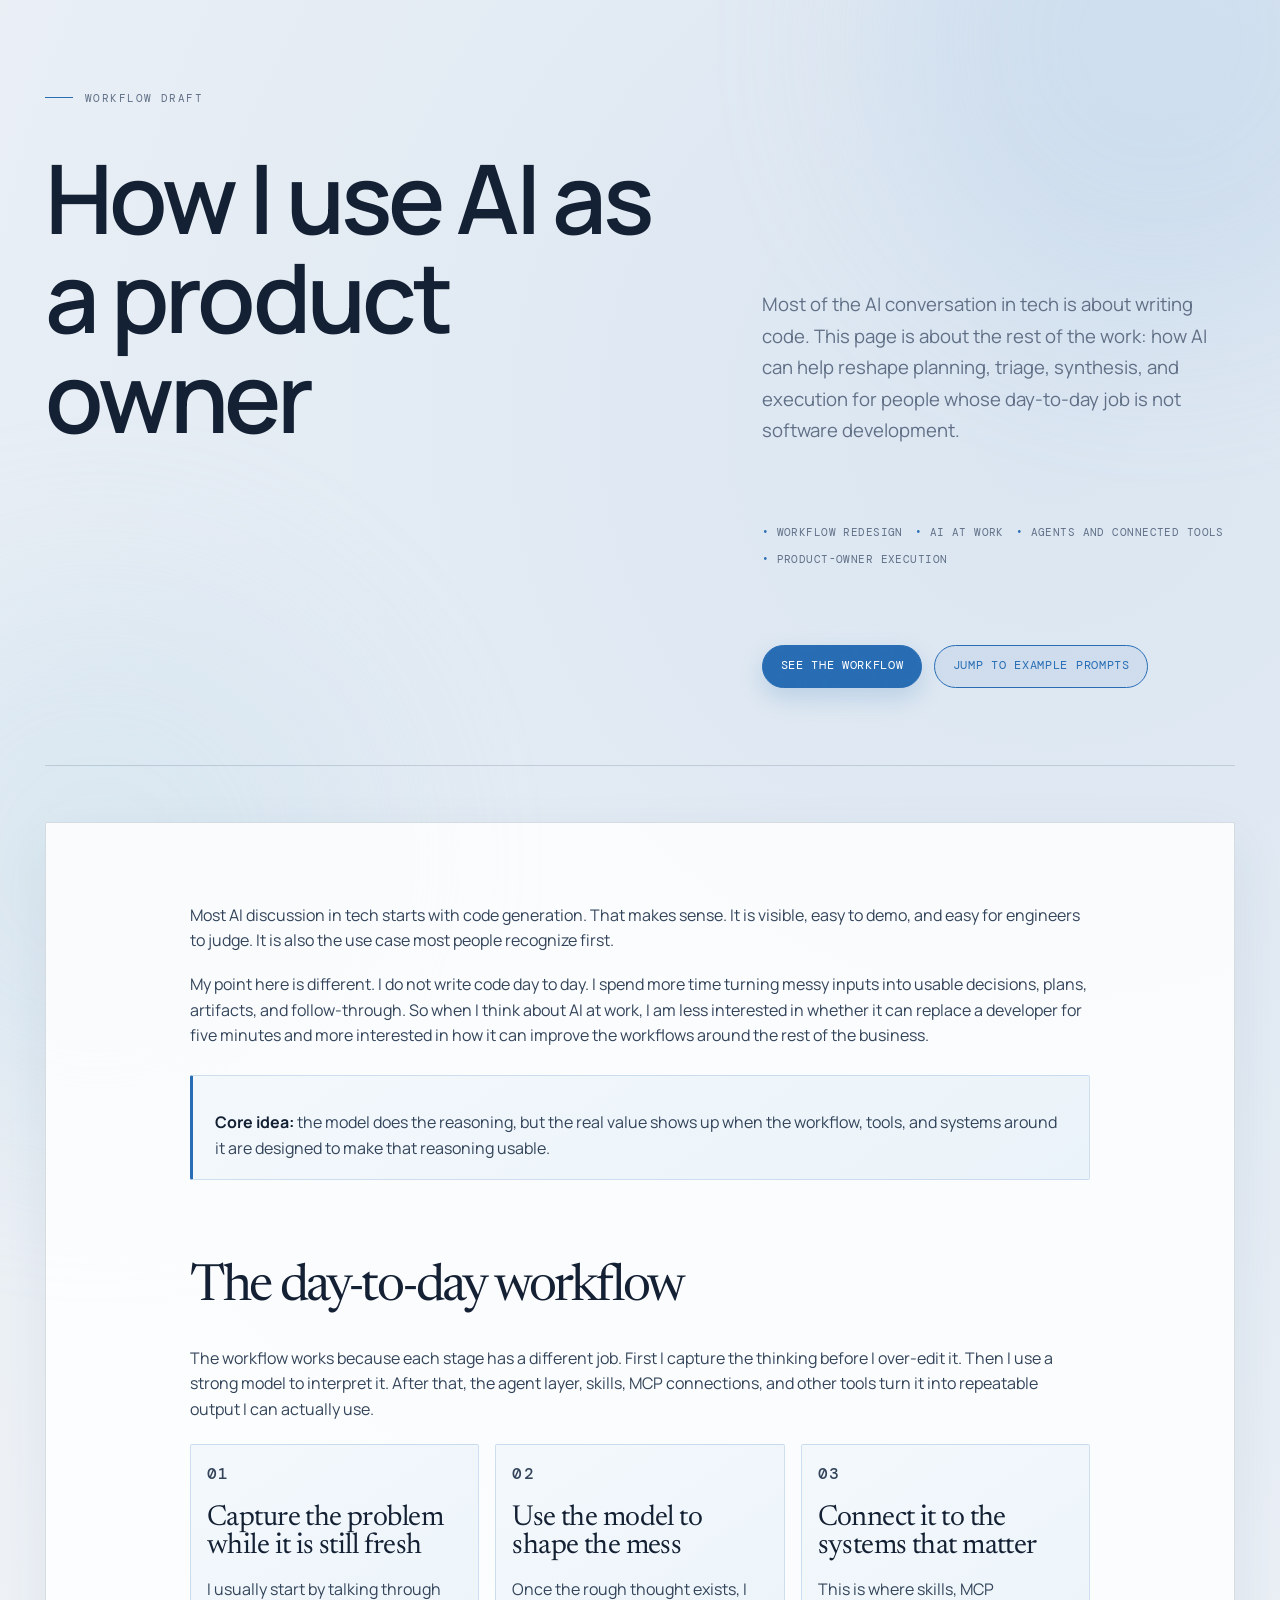
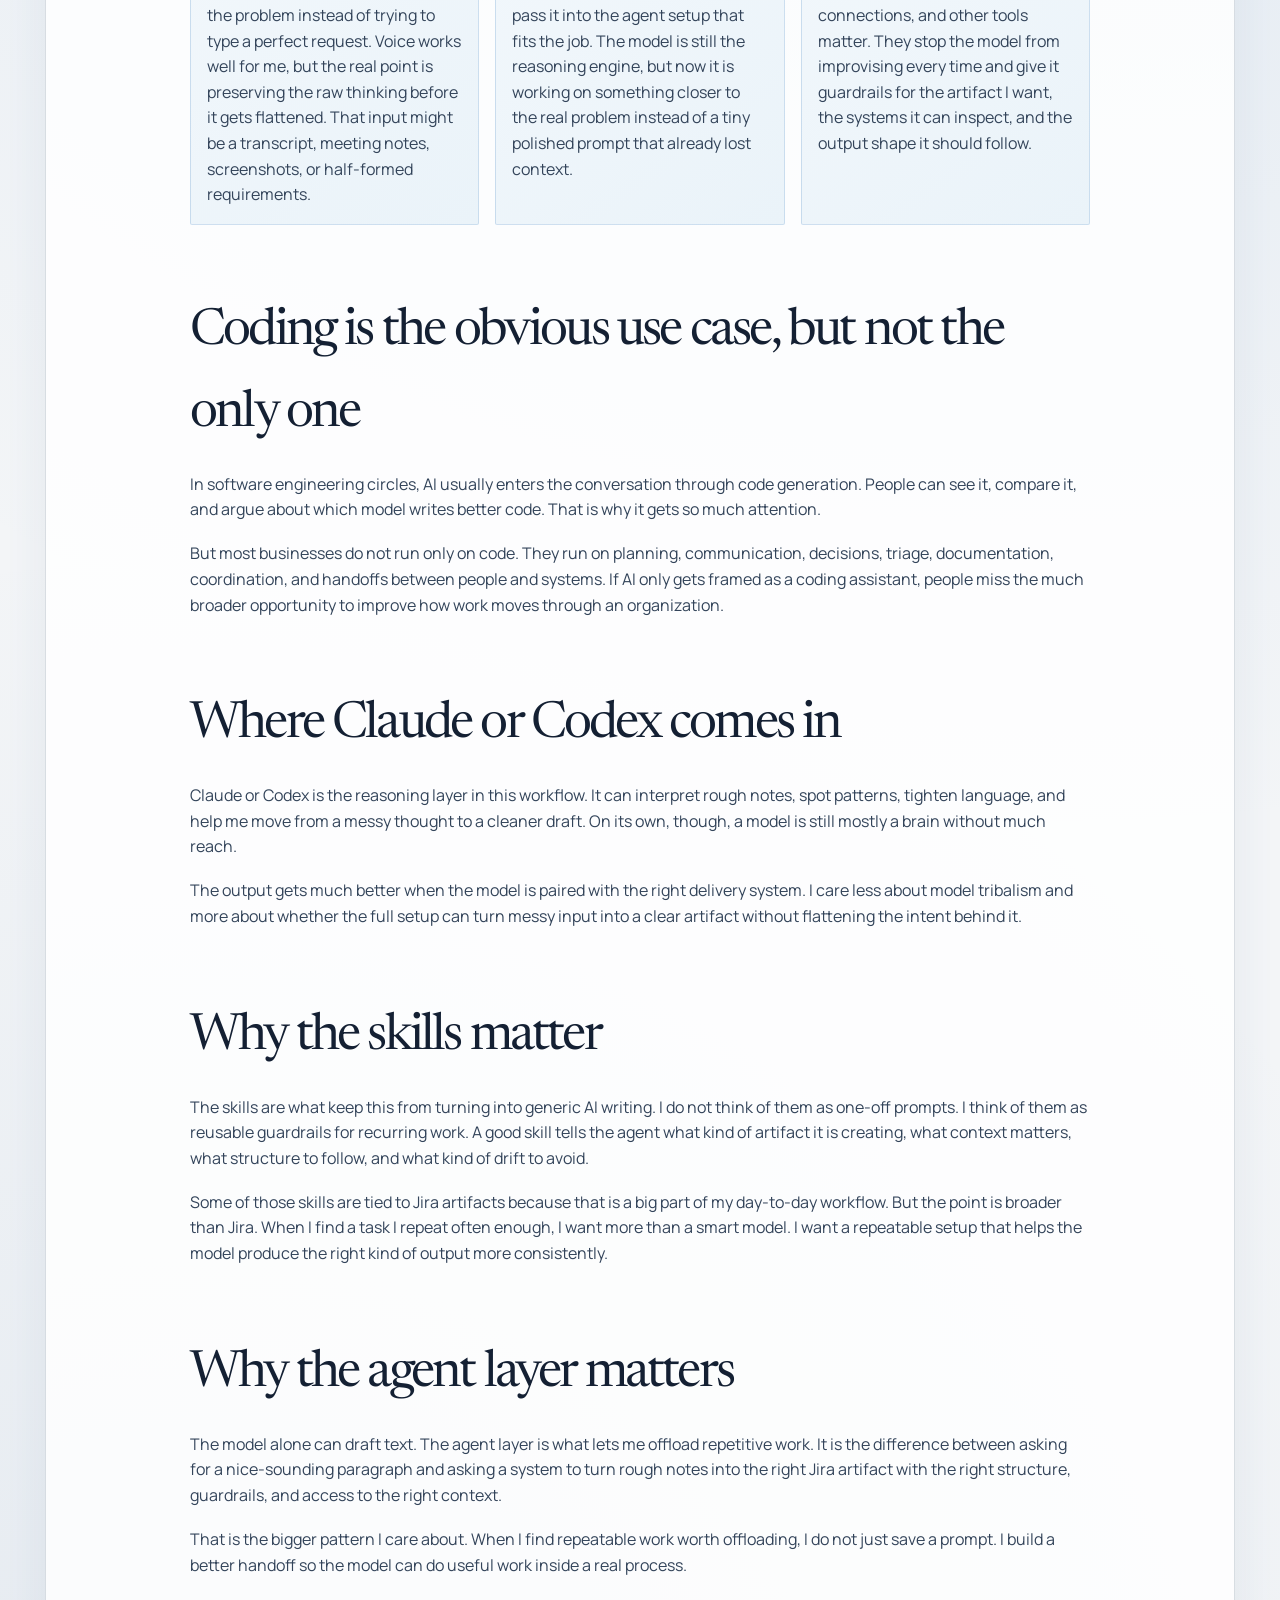
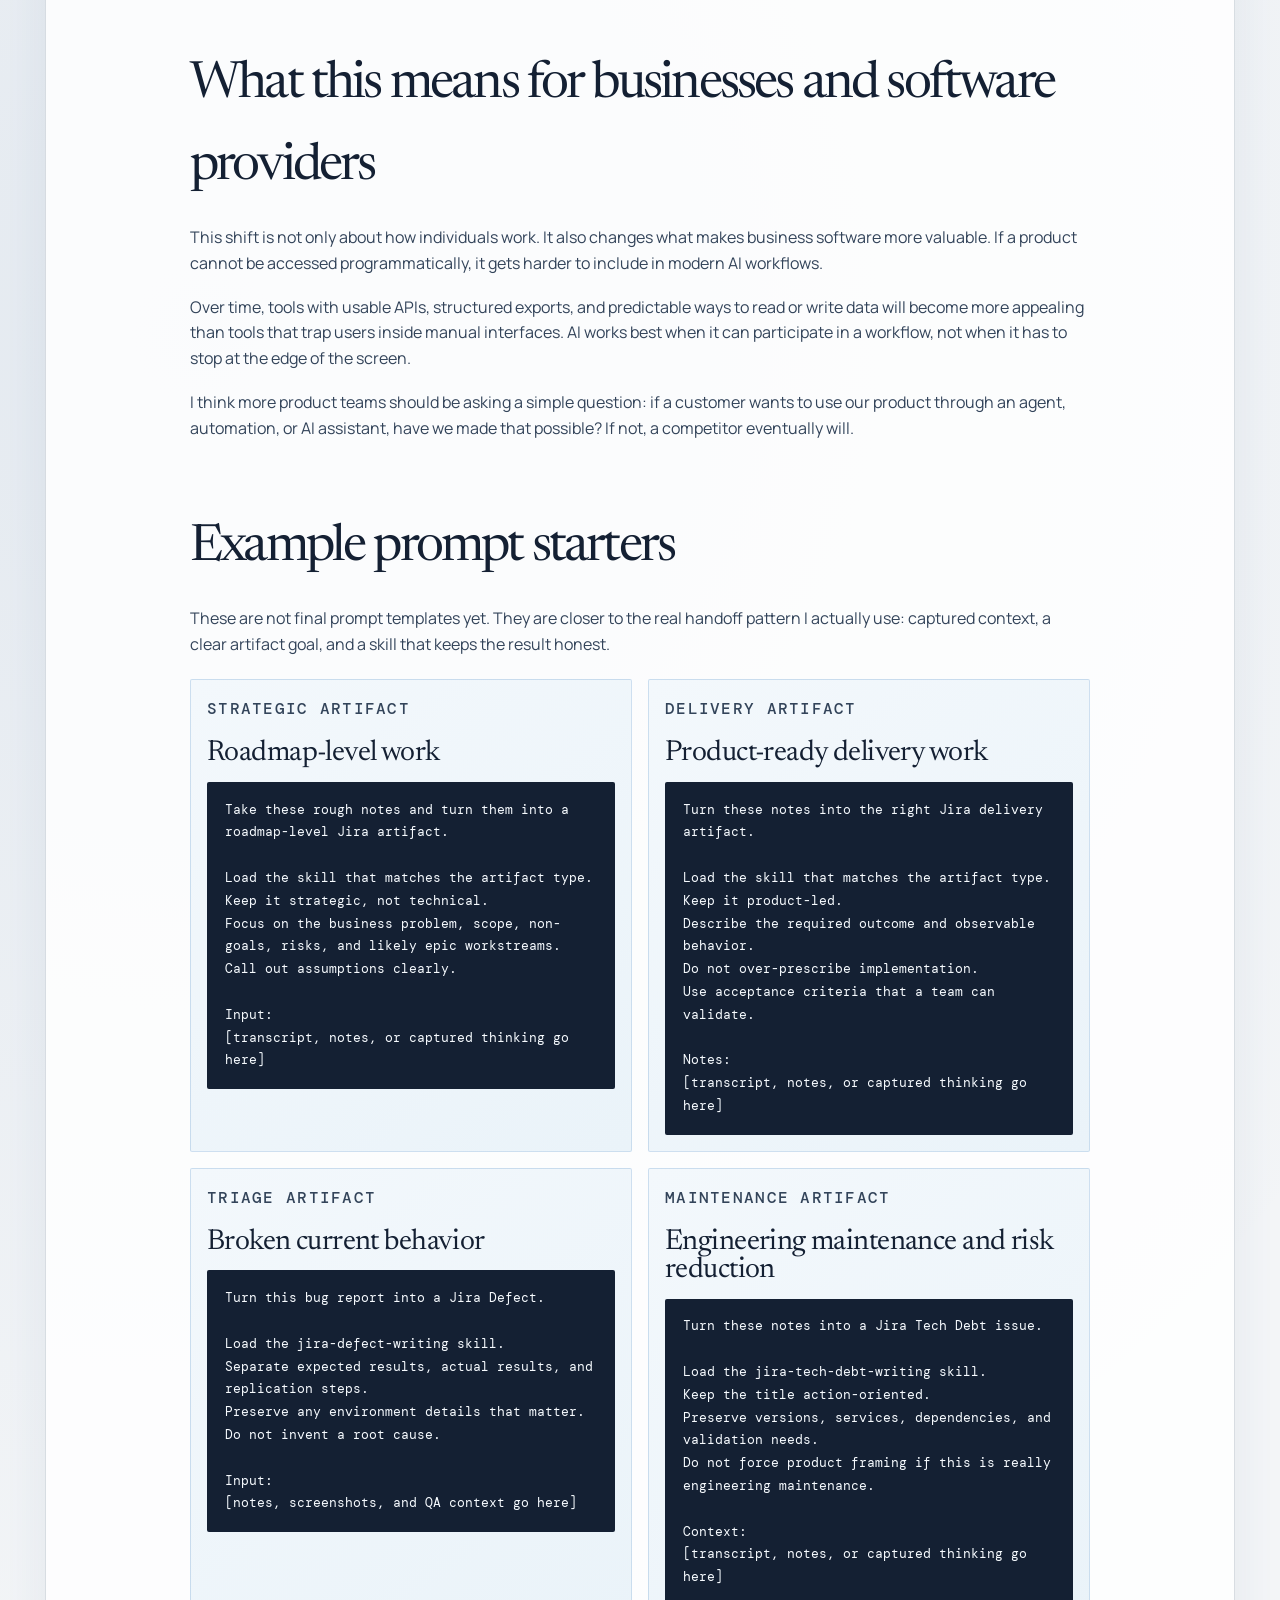
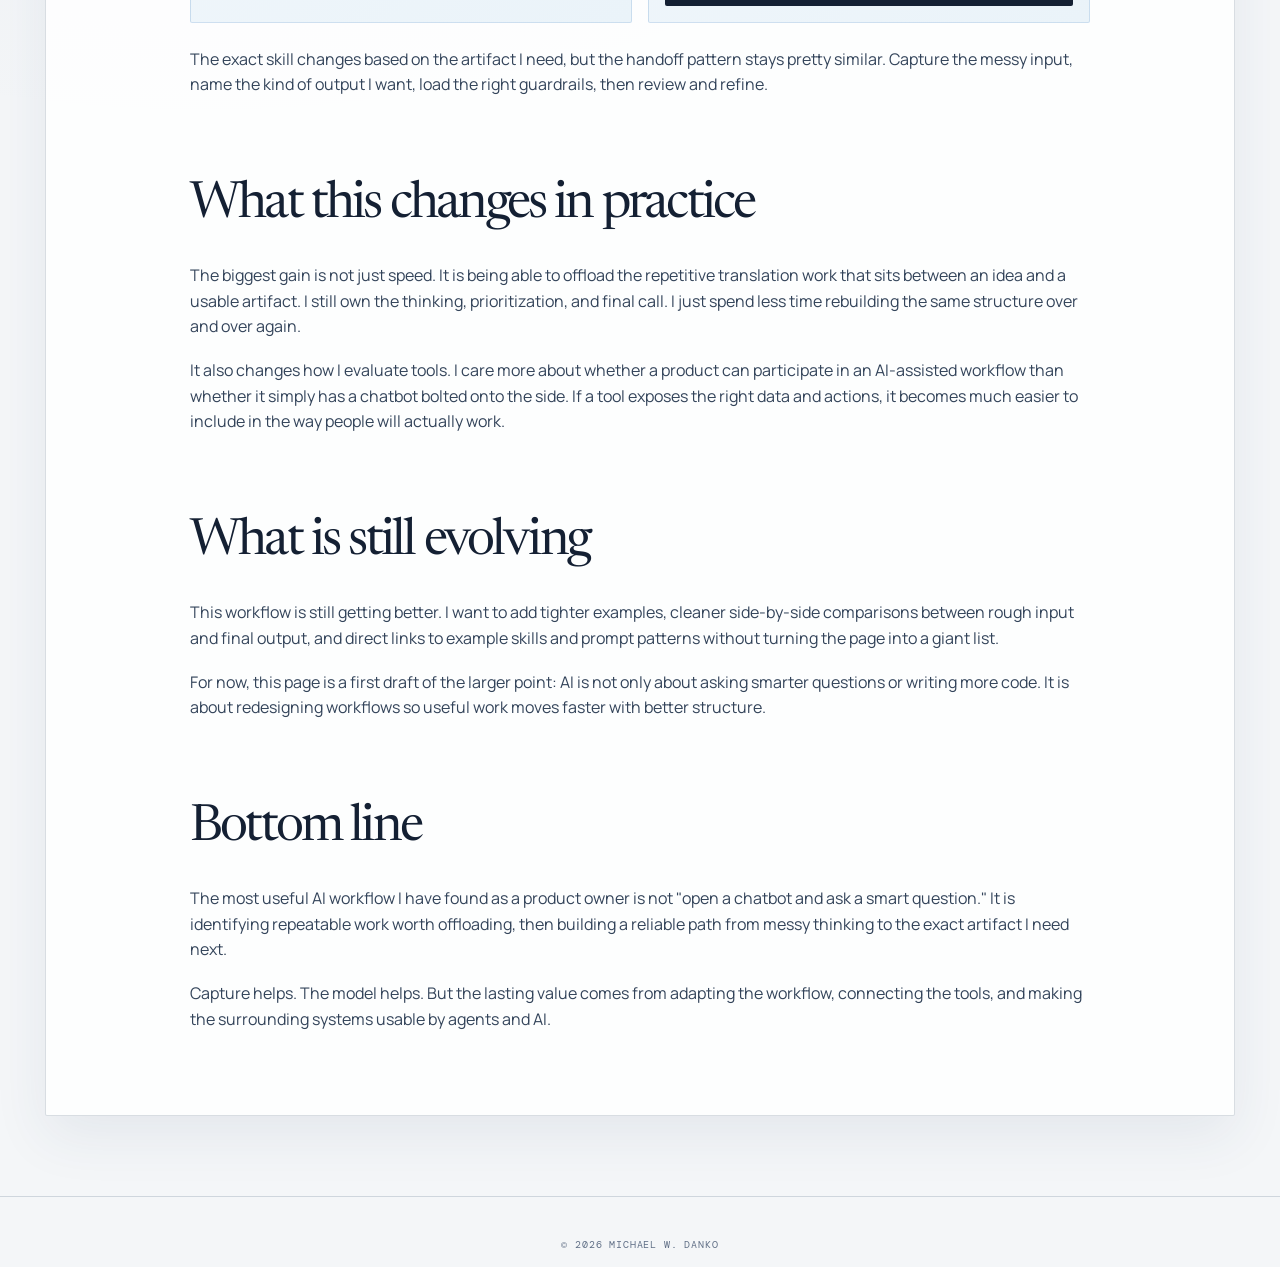
<file: po-workflow.html>
<!doctype html>
<html lang="en">
  <head>
    <meta charset="UTF-8" />
    <meta name="viewport" content="width=device-width, initial-scale=1.0" />
    <title>How I Use AI as a Product Owner | Michael W. Danko</title>
    <meta
      name="description"
      content="A practical look at AI beyond code generation, and how workplace workflows can be redesigned around models, agents, and connected tools."
    />
    <link rel="canonical" href="https://michaelwdanko.com/po-workflow.html" />

    <meta property="og:type" content="article" />
    <meta property="og:url" content="https://michaelwdanko.com/po-workflow.html" />
    <meta property="og:title" content="How I Use AI as a Product Owner | Michael W. Danko" />
    <meta
      property="og:description"
      content="A practical look at AI beyond code generation, and how workplace workflows can be redesigned around models, agents, and connected tools."
    />
    <meta property="og:image" content="https://michaelwdanko.com/images/site-social-card.png" />
    <meta property="og:image:alt" content="Michael W. Danko: Complex problems. Simple solutions." />
    <meta property="og:image:width" content="1200" />
    <meta property="og:image:height" content="630" />

    <meta name="twitter:card" content="summary_large_image" />
    <meta name="twitter:url" content="https://michaelwdanko.com/po-workflow.html" />
    <meta name="twitter:title" content="How I Use AI as a Product Owner | Michael W. Danko" />
    <meta
      name="twitter:description"
      content="A practical look at AI beyond code generation, and how workplace workflows can be redesigned around models, agents, and connected tools."
    />
    <meta name="twitter:image" content="https://michaelwdanko.com/images/site-social-card.png" />
    <meta name="twitter:image:alt" content="Michael W. Danko: Complex problems. Simple solutions." />

    <link rel="preconnect" href="https://fonts.googleapis.com" />
    <link rel="preconnect" href="https://fonts.gstatic.com" crossorigin />
    <link
      href="https://fonts.googleapis.com/css2?family=DM+Mono:wght@400;500&family=Manrope:wght@400;500;600;700;800&family=Newsreader:opsz,wght@6..72,400;6..72,500&display=swap"
      rel="stylesheet"
    />
    <link rel="stylesheet" href="styles.css" />
  </head>
  <body class="article-page">
    <div class="texture" aria-hidden="true"></div>
    <div class="orb orb-a" aria-hidden="true"></div>
    <div class="orb orb-b" aria-hidden="true"></div>

    <main class="container whitepaper-main">
      <section class="hero whitepaper-hero reveal">
        <div>
          <p class="kicker">Workflow Draft</p>
          <h1>How I use AI as a product owner</h1>
        </div>
        <p class="lead">
          Most of the AI conversation in tech is about writing code. This page is about the rest of the work: how AI can help reshape
          planning, triage, synthesis, and execution for people whose day-to-day job is not software development.
        </p>
        <div class="whitepaper-meta" aria-label="Page topics">
          <span class="meta-pill">Workflow redesign</span>
          <span class="meta-pill">AI at work</span>
          <span class="meta-pill">Agents and connected tools</span>
          <span class="meta-pill">Product-owner execution</span>
        </div>
        <div class="hero-actions">
          <a class="btn btn-primary" href="#workflow">See the workflow</a>
          <a class="btn btn-ghost" href="#prompt-examples">Jump to example prompts</a>
        </div>
      </section>

      <article class="article-panel reveal delay-1">
        <div class="article-prose">
          <p>
            Most AI discussion in tech starts with code generation. That makes sense. It is visible, easy to demo, and easy for engineers
            to judge. It is also the use case most people recognize first.
          </p>
          <p>
            My point here is different. I do not write code day to day. I spend more time turning messy inputs into usable decisions,
            plans, artifacts, and follow-through. So when I think about AI at work, I am less interested in whether it can replace a
            developer for five minutes and more interested in how it can improve the workflows around the rest of the business.
          </p>
          <div class="callout">
            <p>
              <strong>Core idea:</strong> the model does the reasoning, but the real value shows up when the workflow, tools, and systems around it are designed to make that reasoning usable.
            </p>
          </div>

          <h2 id="workflow">The day-to-day workflow</h2>
          <p>
            The workflow works because each stage has a different job. First I capture the thinking before I over-edit it. Then I use a
            strong model to interpret it. After that, the agent layer, skills, MCP connections, and other tools turn it into repeatable
            output I can actually use.
          </p>

          <div class="workflow-grid">
            <section class="workflow-step">
              <p class="workflow-step-number">01</p>
              <h3>Capture the problem while it is still fresh</h3>
              <p>
                I usually start by talking through the problem instead of trying to type a perfect request. Voice works well for me,
                but the real point is preserving the raw thinking before it gets flattened. That input might be a transcript, meeting
                notes, screenshots, or half-formed requirements.
              </p>
            </section>
            <section class="workflow-step">
              <p class="workflow-step-number">02</p>
              <h3>Use the model to shape the mess</h3>
              <p>
                Once the rough thought exists, I pass it into the agent setup that fits the job. The model is still the reasoning engine,
                but now it is working on something closer to the real problem instead of a tiny polished prompt that already lost context.
              </p>
            </section>
            <section class="workflow-step">
              <p class="workflow-step-number">03</p>
              <h3>Connect it to the systems that matter</h3>
              <p>
                This is where skills, MCP connections, and other tools matter. They stop the model from improvising every time and give
                it guardrails for the artifact I want, the systems it can inspect, and the output shape it should follow.
              </p>
            </section>
          </div>

          <h2>Coding is the obvious use case, but not the only one</h2>
          <p>
            In software engineering circles, AI usually enters the conversation through code generation. People can see it, compare it,
            and argue about which model writes better code. That is why it gets so much attention.
          </p>
          <p>
            But most businesses do not run only on code. They run on planning, communication, decisions, triage, documentation,
            coordination, and handoffs between people and systems. If AI only gets framed as a coding assistant, people miss the much
            broader opportunity to improve how work moves through an organization.
          </p>

          <h2>Where Claude or Codex comes in</h2>
          <p>
            Claude or Codex is the reasoning layer in this workflow. It can interpret rough notes, spot patterns, tighten language, and
            help me move from a messy thought to a cleaner draft. On its own, though, a model is still mostly a brain without much reach.
          </p>
          <p>
            The output gets much better when the model is paired with the right delivery system. I care less about model tribalism and
            more about whether the full setup can turn messy input into a clear artifact without flattening the intent behind it.
          </p>

          <h2>Why the skills matter</h2>
          <p>
            The skills are what keep this from turning into generic AI writing. I do not think of them as one-off prompts. I think of
            them as reusable guardrails for recurring work. A good skill tells the agent what kind of artifact it is creating, what
            context matters, what structure to follow, and what kind of drift to avoid.
          </p>
          <p>
            Some of those skills are tied to Jira artifacts because that is a big part of my day-to-day workflow. But the point is
            broader than Jira. When I find a task I repeat often enough, I want more than a smart model. I want a repeatable setup that
            helps the model produce the right kind of output more consistently.
          </p>

          <h2>Why the agent layer matters</h2>
          <p>
            The model alone can draft text. The agent layer is what lets me offload repetitive work. It is the difference between asking
            for a nice-sounding paragraph and asking a system to turn rough notes into the right Jira artifact with the right structure,
            guardrails, and access to the right context.
          </p>
          <p>
            That is the bigger pattern I care about. When I find repeatable work worth offloading, I do not just save a prompt. I build
            a better handoff so the model can do useful work inside a real process.
          </p>

          <h2>What this means for businesses and software providers</h2>
          <p>
            This shift is not only about how individuals work. It also changes what makes business software more valuable. If a product
            cannot be accessed programmatically, it gets harder to include in modern AI workflows.
          </p>
          <p>
            Over time, tools with usable APIs, structured exports, and predictable ways to read or write data will become more appealing
            than tools that trap users inside manual interfaces. AI works best when it can participate in a workflow, not when it has to
            stop at the edge of the screen.
          </p>
          <p>
            I think more product teams should be asking a simple question: if a customer wants to use our product through an agent,
            automation, or AI assistant, have we made that possible? If not, a competitor eventually will.
          </p>

          <h2 id="prompt-examples">Example prompt starters</h2>
          <p>
            These are not final prompt templates yet. They are closer to the real handoff pattern I actually use: captured context,
            a clear artifact goal, and a skill that keeps the result honest.
          </p>

          <div class="prompt-grid">
            <section class="prompt-card">
              <p class="prompt-label">Strategic artifact</p>
              <h3>Roadmap-level work</h3>
              <pre><code>Take these rough notes and turn them into a roadmap-level Jira artifact.

Load the skill that matches the artifact type.
Keep it strategic, not technical.
Focus on the business problem, scope, non-goals, risks, and likely epic workstreams.
Call out assumptions clearly.

Input:
[transcript, notes, or captured thinking go here]</code></pre>
            </section>

            <section class="prompt-card">
              <p class="prompt-label">Delivery artifact</p>
              <h3>Product-ready delivery work</h3>
              <pre><code>Turn these notes into the right Jira delivery artifact.

Load the skill that matches the artifact type.
Keep it product-led.
Describe the required outcome and observable behavior.
Do not over-prescribe implementation.
Use acceptance criteria that a team can validate.

Notes:
[transcript, notes, or captured thinking go here]</code></pre>
            </section>

            <section class="prompt-card">
              <p class="prompt-label">Triage artifact</p>
              <h3>Broken current behavior</h3>
              <pre><code>Turn this bug report into a Jira Defect.

Load the jira-defect-writing skill.
Separate expected results, actual results, and replication steps.
Preserve any environment details that matter.
Do not invent a root cause.

Input:
[notes, screenshots, and QA context go here]</code></pre>
            </section>

            <section class="prompt-card">
              <p class="prompt-label">Maintenance artifact</p>
              <h3>Engineering maintenance and risk reduction</h3>
              <pre><code>Turn these notes into a Jira Tech Debt issue.

Load the jira-tech-debt-writing skill.
Keep the title action-oriented.
Preserve versions, services, dependencies, and validation needs.
Do not force product framing if this is really engineering maintenance.

Context:
[transcript, notes, or captured thinking go here]</code></pre>
            </section>
          </div>

          <p>
            The exact skill changes based on the artifact I need, but the handoff pattern stays pretty similar. Capture the messy input,
            name the kind of output I want, load the right guardrails, then review and refine.
          </p>

          <h2>What this changes in practice</h2>
          <p>
            The biggest gain is not just speed. It is being able to offload the repetitive translation work that sits between an idea
            and a usable artifact. I still own the thinking, prioritization, and final call. I just spend less time rebuilding the same
            structure over and over again.
          </p>
          <p>
            It also changes how I evaluate tools. I care more about whether a product can participate in an AI-assisted workflow than
            whether it simply has a chatbot bolted onto the side. If a tool exposes the right data and actions, it becomes much easier
            to include in the way people will actually work.
          </p>

          <h2>What is still evolving</h2>
          <p>
            This workflow is still getting better. I want to add tighter examples, cleaner side-by-side comparisons between rough input
            and final output, and direct links to example skills and prompt patterns without turning the page into a giant list.
          </p>
          <p>
            For now, this page is a first draft of the larger point: AI is not only about asking smarter questions or writing more code.
            It is about redesigning workflows so useful work moves faster with better structure.
          </p>

          <h2>Bottom line</h2>
          <p>
            The most useful AI workflow I have found as a product owner is not "open a chatbot and ask a smart question." It is
            identifying repeatable work worth offloading, then building a reliable path from messy thinking to the exact artifact I need next.
          </p>
          <p>
            Capture helps. The model helps. But the lasting value comes from adapting the workflow, connecting the tools, and making the
            surrounding systems usable by agents and AI.
          </p>
        </div>
      </article>
    </main>

    <footer>
      <p>© <span id="year"></span> Michael W. Danko</p>
    </footer>

    <script src="script.js"></script>
  </body>
</html>
</file>
<file: styles.css>
:root{--ink:#eee9df;--muted:#aaa69e;--night:#10110f;--panel:#171814;--line:rgba(238,233,223,.16);--lime:#c9fa6b;--serif:"Newsreader",Georgia,serif;--sans:"Manrope",sans-serif;--mono:"DM Mono",monospace}*{box-sizing:border-box}html{scroll-behavior:smooth}body{margin:0;background:var(--night);color:var(--ink);font-family:var(--sans);line-height:1.55;overflow-x:hidden}body:before{content:"";position:fixed;inset:0;pointer-events:none;opacity:.32;background-image:url("data:image/svg+xml,%3Csvg viewBox='0 0 160 160' xmlns='http://www.w3.org/2000/svg'%3E%3Cfilter id='n'%3E%3CfeTurbulence type='fractalNoise' baseFrequency='.9' numOctaves='3' stitchTiles='stitch'/%3E%3C/filter%3E%3Crect width='100%25' height='100%25' filter='url(%23n)' opacity='.16'/%3E%3C/svg%3E");z-index:20;mix-blend-mode:soft-light}.ambient{position:absolute;top:-20vw;right:-25vw;width:80vw;height:80vw;border-radius:50%;background:radial-gradient(circle,rgba(111,129,76,.18),transparent 67%);pointer-events:none}a{color:inherit}.site-header{height:92px;max-width:1380px;margin:auto;padding:0 3.5vw;display:flex;align-items:center;justify-content:space-between;border-bottom:1px solid var(--line);position:relative;z-index:5}.wordmark{font-size:1.25rem;font-weight:700;letter-spacing:-.08em;text-decoration:none}.wordmark span{color:var(--lime)}nav{display:flex;gap:2.2rem}nav a,.header-contact{font-family:var(--mono);font-size:.72rem;text-transform:uppercase;letter-spacing:.08em;text-decoration:none;color:var(--muted);transition:color .2s}.site-header a:hover{color:var(--lime)}.header-contact span{color:var(--lime)}main{max-width:1380px;margin:auto;padding:0 3.5vw}.hero{min-height:calc(100vh - 92px);display:grid;grid-template-columns:1.2fr .8fr;align-items:center;gap:6vw;padding:7vw 0}.eyebrow,.section-number{font-family:var(--mono);font-size:.68rem;letter-spacing:.13em;text-transform:uppercase;color:var(--muted)}.eyebrow span{display:inline-block;width:28px;height:1px;background:var(--lime);vertical-align:middle;margin-right:12px}h1,h2,blockquote{font-family:var(--serif);font-weight:400;letter-spacing:-.055em}h1{font-size:clamp(4rem,7.5vw,8.2rem);line-height:.83;margin:2.6rem 0}em{color:var(--lime);font-weight:400}.hero-bottom{display:flex;align-items:flex-end;gap:4rem;margin-left:18%}.hero-bottom p{max-width:430px;color:var(--muted);font-size:1.05rem}.text-link,.card-link{font-family:var(--mono);font-size:.7rem;letter-spacing:.06em;text-transform:uppercase;text-decoration:none;white-space:nowrap}.text-link span,.card-link{color:var(--lime)}.hero-portrait{position:relative;padding:7%}.portrait-frame{aspect-ratio:4/5;overflow:hidden;filter:saturate(.65) contrast(1.06);box-shadow:0 40px 90px #000}.portrait-frame img{width:100%;height:100%;object-fit:cover;transform:scale(1.03);transition:transform 1.2s ease}.portrait-frame:hover img{transform:scale(1.08)}.portrait-note{position:absolute;background:#d9d4c9;color:#171814;padding:1rem 1.2rem;font-family:var(--mono);font-size:.65rem;line-height:1.7;box-shadow:0 12px 28px rgba(0,0,0,.35);transform:rotate(-3deg)}.portrait-note strong{font-family:var(--serif);font-size:1.15rem}.note-one{left:-2%;bottom:16%}.note-two{right:-4%;top:12%;transform:rotate(4deg);background:var(--lime)}.note-two span{opacity:.5;margin-right:.5rem}.manifesto,.about{border-top:1px solid var(--line);padding:9rem 0}.manifesto blockquote{font-size:clamp(2.8rem,5.2vw,5.7rem);line-height:1.02;max-width:1120px;margin:4rem 0 6rem}.principles{display:grid;grid-template-columns:repeat(3,1fr);gap:1px;background:var(--line);border-top:1px solid var(--line);border-bottom:1px solid var(--line)}.principles article{background:var(--night);padding:2.4rem}.principles span{font-family:var(--mono);color:var(--lime);font-size:.68rem}.principles h3{font-family:var(--serif);font-size:1.8rem;font-weight:400;margin:3rem 0 .7rem}.principles p{color:var(--muted);font-size:.92rem;max-width:32ch}.work-section{padding:9rem 0}.section-heading{display:flex;justify-content:space-between;align-items:flex-end;margin-bottom:5rem}.section-heading h2,.about h2{font-size:clamp(3.4rem,6vw,6.4rem);line-height:.9;margin:2rem 0 0}.section-heading>p{max-width:390px;color:var(--muted)}.work-grid{display:grid;grid-template-columns:1fr 1fr;gap:1.5rem}.work-card{min-height:610px;background:var(--panel);border:1px solid var(--line);text-decoration:none;display:flex;flex-direction:column;overflow:hidden;transition:transform .35s,border-color .35s}.work-card:hover{transform:translateY(-7px);border-color:rgba(201,250,107,.45)}.work-art{height:350px;position:relative;overflow:hidden;background:#20221d}.work-copy{padding:2.2rem}.work-copy>p:first-child{font-family:var(--mono);font-size:.65rem;text-transform:uppercase;color:var(--muted);letter-spacing:.1em}.work-copy h3{font-family:var(--serif);font-size:3.2rem;line-height:.9;font-weight:400;margin:1rem 0}.work-copy>p{color:var(--muted);max-width:52ch}.card-link{display:block;margin-top:1.6rem}.research-art{display:grid;place-items:center;background:radial-gradient(circle,#424b30 0,#191b17 55%)}.research-art strong{font-family:var(--serif);font-size:7rem;font-weight:400;z-index:2}.research-art small{position:absolute;bottom:25px;font-family:var(--mono);letter-spacing:.2em}.orbit{position:absolute;border:1px solid rgba(201,250,107,.45);border-radius:50%;width:250px;height:250px}.orbit-a{transform:rotate(62deg) scaleY(.35)}.orbit-b{transform:rotate(-48deg) scaleY(.35)}.tether-art{background:#111c2d}.tether-art i{position:absolute;width:18px;height:18px;border:2px solid #42d8c5;border-radius:50%;box-shadow:0 0 20px #42d8c5}.tether-art i:nth-child(1){left:20%;top:28%}.tether-art i:nth-child(2){left:67%;top:19%}.tether-art i:nth-child(3){left:74%;top:68%}.tether-art i:nth-child(4){left:28%;top:73%}.tether-art:before,.tether-art:after{content:"";position:absolute;left:23%;top:31%;width:51%;height:42%;border:1px solid rgba(66,216,197,.45);transform:skew(-22deg) rotate(8deg)}.tether-art span{position:absolute;width:58px;height:58px;border-radius:50%;background:#42d8c5;left:47%;top:44%;box-shadow:0 0 60px rgba(66,216,197,.5)}.turf-art{background:linear-gradient(155deg,#e7e5d5,#a9bb75);display:flex;align-items:flex-end;padding:0 8%;gap:7%}.turf-art span{width:25%;height:85%;border-left:1px solid rgba(34,53,29,.3);border-right:1px solid rgba(34,53,29,.15);transform:skew(-5deg);background:linear-gradient(90deg,transparent,rgba(255,255,255,.22))}.turf-art b{position:absolute;left:50%;top:50%;transform:translate(-50%,-50%);color:#1e3420;font:500 5rem var(--serif)}.cove-art{display:grid;place-items:center;background:linear-gradient(145deg,#dcecef,#789daa)}.cove-art>div{width:78%;height:70%;background:rgba(242,248,248,.7);border-radius:12px;box-shadow:0 25px 60px rgba(17,49,59,.3);padding:18% 12%}.cove-art span{display:block;height:10px;border-radius:8px;background:#4d7b88;margin:12px 0}.cove-art span:nth-child(2){width:78%}.cove-art span:nth-child(3){width:55%}.about-grid{display:grid;grid-template-columns:1.2fr .8fr;gap:9vw;align-items:end}.about-grid>div{font-size:1.12rem;color:var(--muted)}.socials{display:flex;gap:1.5rem;margin-top:3rem}.socials a{font-family:var(--mono);font-size:.72rem;color:var(--ink);text-decoration:none}.socials a:hover{color:var(--lime)}footer{max-width:1380px;margin:auto;padding:2.5rem 3.5vw;display:flex;justify-content:space-between;border-top:1px solid var(--line);font-family:var(--mono);font-size:.65rem;text-transform:uppercase;letter-spacing:.08em;color:var(--muted)}footer p{margin:0}footer a{text-decoration:none}.reveal{opacity:0;transform:translateY(28px);transition:opacity .8s ease,transform .8s ease}.reveal.visible{opacity:1;transform:none}@media(max-width:850px){.site-header nav{display:none}.hero{grid-template-columns:1fr;padding-top:5rem}.hero-copy{z-index:2}.hero-bottom{margin-left:0;flex-direction:column;align-items:flex-start;gap:1rem}.hero-portrait{max-width:520px;margin:auto}.principles,.work-grid{grid-template-columns:1fr}.section-heading,.about-grid{display:block}.section-heading>p{margin-top:2rem}.work-card{min-height:auto}.manifesto,.about,.work-section{padding:6rem 0}.about-grid>div{margin-top:3rem}.site-header,main,footer{padding-left:5vw;padding-right:5vw}}@media(max-width:540px){.header-contact{font-size:0}.header-contact span{font-size:1rem}.site-header{height:72px}h1{font-size:clamp(3.4rem,16vw,5rem)}.hero{min-height:auto}.portrait-note{font-size:.55rem}.note-two{right:0}.manifesto blockquote{font-size:2.5rem}.principles article{padding:2rem 1rem}.work-art{height:270px}.work-copy{padding:1.5rem}.work-copy h3{font-size:2.6rem}.socials{flex-wrap:wrap}footer{gap:1rem;flex-direction:column}}@media(prefers-reduced-motion:reduce){html{scroll-behavior:auto}.reveal{opacity:1;transform:none;transition:none}.portrait-frame img,.work-card{transition:none}}

:root {
  --night: #f4f6f8;
  --panel: #ffffff;
  --ink: #142033;
  --muted: #617087;
  --line: rgba(24, 50, 83, 0.16);
  --lime: #286db4;
}
body {
  background:
    radial-gradient(circle at 82% 7%, rgba(102, 155, 210, 0.18), transparent 35%),
    radial-gradient(circle at 16% 58%, rgba(91, 132, 179, 0.1), transparent 38%),
    var(--night);
}

.ambient {
  background: radial-gradient(circle, rgba(79, 139, 202, 0.2), transparent 67%);
}

body::before { opacity: .14; }
.site-header { background: rgba(244, 246, 248, .76); backdrop-filter: blur(18px); }
.hero { gap: clamp(1.5rem, 3vw, 3rem); }
.hero-portrait { padding: 4%; }
.portrait-frame { box-shadow: 0 34px 80px rgba(29, 52, 80, .2); }
.portrait-note { box-shadow: 0 12px 28px rgba(29, 52, 80, .18); }
.note-two { background: #bcd9f2; }
.principles article { background: var(--night); }
.work-card { box-shadow: 0 20px 55px rgba(39, 66, 98, .08); }
.section-heading.visible,
.manifesto blockquote,
.about-grid { transform: translate3d(0, var(--section-shift, 0), 0); transition: transform 140ms linear; }
.research-art strong,
.research-art small { color: #f7fbff; }

/* A consistent homepage type scale keeps display copy connected to the product focused body text. */
h1 {
  font-family: var(--sans);
  font-size: clamp(3.25rem, 4.75vw, 4.75rem);
  font-weight: 600;
  line-height: 1.04;
  letter-spacing: -.04em;
}

.hero h1 em,
.manifesto blockquote em,
.section-heading h2 em,
.about h2 em {
  font-style: normal;
  font-weight: inherit;
}

.manifesto blockquote {
  width: 100%;
  max-width: none;
  margin-top: 0;
  font-family: var(--sans);
  font-size: clamp(2.2rem, 3.4vw, 3.6rem);
  font-weight: 600;
  line-height: 1.14;
  letter-spacing: -.035em;
}

.section-heading h2,
.about h2 {
  margin-top: 0;
  font-family: var(--sans);
  font-size: clamp(2.6rem, 4vw, 4.1rem);
  font-weight: 600;
  line-height: 1.06;
  letter-spacing: -.035em;
}

.section-heading > p {
  max-width: 460px;
  font-size: clamp(1rem, 1.25vw, 1.16rem);
  line-height: 1.65;
}

.hero-bottom p,
.about-grid > div {
  font-size: clamp(1.04rem, 1.25vw, 1.16rem);
  line-height: 1.7;
}

.hero-intro {
  max-width: 430px;
}

.hero-intro p {
  margin: 0;
}

.hero-intro p + p {
  margin-top: 1rem;
}

.hero-intro .socials {
  margin-top: 1.25rem;
}

.mode-line {
  margin: -1rem 0 2rem;
  color: var(--muted);
  font: 600 clamp(1.05rem, 1.4vw, 1.25rem) var(--sans);
}

.hero-bottom {
  margin-left: 0;
}

.mode-line span {
  display: inline-block;
  color: var(--lime);
  transition: opacity 180ms ease, transform 180ms ease;
}

.mode-line span.is-changing {
  opacity: 0;
  transform: translateY(5px);
}

.principles article { padding: clamp(2.5rem, 3.25vw, 3.4rem); }
.principles h3 {
  margin: 2.5rem 0 .9rem;
  font-family: var(--sans);
  font-size: clamp(1.55rem, 1.9vw, 2rem);
  font-weight: 600;
  line-height: 1.2;
  letter-spacing: -.025em;
}
.principles p {
  max-width: 34ch;
  font-size: clamp(1.08rem, 1.2vw, 1.2rem);
  line-height: 1.65;
}
.eyebrow,
.section-number { font-size: .84rem; letter-spacing: .1em; }
.text-link,
.card-link,
.socials a { font-size: .86rem; letter-spacing: .045em; }
.site-header nav a,
.header-contact { font-size: .82rem; }
.work-copy > p:first-child { font-size: .78rem; }
.research-art small { font-size: .72rem; }
footer { font-size: .76rem; }
.manifesto,
.about,
.work-section { padding-top: 7.5rem; padding-bottom: 7.5rem; }

.manifesto { padding-bottom: 3rem; }
.work-section { padding-top: 4rem; }

.principles span {
  font-size: clamp(1.15rem, 1.35vw, 1.35rem);
  font-weight: 600;
  letter-spacing: -.03em;
}

.portrait-frame {
  transform: translate3d(0, var(--portrait-shift, 0), 0);
  transition: transform 120ms linear;
}

.work-art {
  height: 210px;
  transform: none;
  transition: transform 140ms linear;
}

.work-card {
  min-height: 0;
}

.work-copy {
  padding: 1.65rem 1.8rem 1.8rem;
}

.work-copy h3 {
  font-family: var(--sans);
  font-size: clamp(2.1rem, 2.7vw, 2.8rem);
  font-weight: 600;
  line-height: 1.08;
  letter-spacing: -.03em;
  margin: .7rem 0;
}

.work-copy > p {
  font-size: 1rem;
  line-height: 1.65;
}

.work-copy .card-link {
  margin-top: 1.1rem;
}

.research-art strong {
  font-size: 5.25rem;
}

.research-art .orbit {
  width: 175px;
  height: 175px;
}


.work-card:hover .work-art {
  transform: none;
}

.research-art { background: radial-gradient(circle, #183c68 0, #0a1729 58%); }
.tether-art { display: block; padding: 1.1rem 1.25rem; background: linear-gradient(145deg, #eef5f8, #dcecf1); }
.tether-art::before,
.tether-art::after { display: none; }
.turf-art { display: block; background: linear-gradient(150deg, #eff7e6, #e6f2eb); padding: 1.1rem 1.25rem; }
.cove-art { display: block; background: linear-gradient(145deg, #b9cdd8, #d4e0e5); padding: 1.1rem 1.25rem; }
.turf-art span { width: auto; height: auto; border: 0; transform: none; background: none; }
.cove-art > div { width: auto; height: auto; padding: 0; background: transparent; border-radius: 0; box-shadow: none; }
.cove-art span { height: auto; margin: 0; border-radius: 0; background: none; }
.cove-art span:nth-child(2),
.cove-art span:nth-child(3) { width: auto; }

.product-brand { position: relative; z-index: 2; display: flex; align-items: center; gap: .7rem; color: #263129; }
.product-brand img { width: 42px; height: 42px; border-radius: 10px; box-shadow: 0 8px 18px rgba(25,55,39,.16); transition: transform 320ms cubic-bezier(.22,1,.36,1), box-shadow 320ms ease; }
.work-card:hover .product-brand img { transform: translateY(-3px) rotate(-2deg) scale(1.03); box-shadow: 0 12px 24px rgba(25,55,39,.2); }
.product-brand > div { display: flex; flex-direction: column; line-height: 1.15; }
.product-brand strong { font: 700 1rem var(--sans); }
.product-brand span { position: static; width: auto; height: auto; margin: .15rem 0 0; border: 0; border-radius: 0; background: transparent; box-shadow: none; color: inherit; font: 600 .62rem var(--sans); opacity: .65; transform: none; }

.tether-brand { color: #142a45; }
.tether-brand img { object-fit: cover; box-shadow: 0 8px 18px rgba(12,29,52,.18); }
.tether-summary { position: absolute; z-index: 2; left: 1.25rem; right: 1.25rem; bottom: 0; height: 112px; display: grid; grid-template-columns: repeat(3, 1fr); overflow: hidden; border: 1px solid rgba(24,71,100,.12); border-radius: 12px 12px 0 0; background: rgba(255,255,255,.88); box-shadow: 0 16px 34px rgba(12,29,52,.1); }
.tether-summary > div { display: flex; flex-direction: column; align-items: center; justify-content: center; color: #142a45; }
.tether-summary > div + div { border-left: 1px solid rgba(24,71,100,.12); }
.tether-summary strong { color: #178ca4; font: 600 1.35rem var(--display); }
.tether-summary span { position: static; width: auto; height: auto; margin-top: .12rem; border: 0; border-radius: 0; background: transparent; box-shadow: none; color: #617087; font: 600 .66rem var(--sans); transform: none; }

.turf-timeline { position: absolute; z-index: 2; left: 1.25rem; right: 1.25rem; bottom: 1rem; padding: .7rem .8rem; background: rgba(255,255,255,.82); border: 1px solid rgba(33,92,61,.1); border-radius: 12px; box-shadow: 0 14px 34px rgba(27,57,38,.1); }
.turf-timeline > div { display: flex; align-items: center; gap: .65rem; padding: .35rem 0; }
.turf-timeline i { width: 9px; height: 9px; flex: 0 0 auto; border-radius: 50%; background: #63854f; box-shadow: 0 0 0 4px rgba(99,133,79,.13); }
.turf-timeline > div:last-child i { background: #b0732e; box-shadow: 0 0 0 4px rgba(176,115,46,.12); }
.turf-timeline span { display: flex; flex-direction: column; color: #263129; }
.turf-timeline strong { font: 700 .68rem var(--sans); }
.turf-timeline small { margin-top: .08rem; font: 500 .55rem var(--sans); opacity: .62; }

.cove-brand { color: #071f31; }
.cove-brand img { object-fit: cover; box-shadow: 0 8px 18px rgba(7,31,49,.22); }
.cove-window { position: absolute; z-index: 2; left: 1.25rem; right: 1.25rem; bottom: 0; height: 115px; display: grid; grid-template-columns: 32% 1fr; overflow: hidden; background: rgba(248,247,243,.94); border: 1px solid rgba(0,75,115,.2); border-radius: 12px 12px 0 0; box-shadow: 0 16px 38px rgba(7,31,49,.18); }
.cove-sidebar { padding: 1.15rem .75rem; background: #b9cdd8; border-right: 1px solid rgba(0,75,115,.18); }
.cove-sidebar span { display: block; width: 75%; height: 5px; margin-bottom: .7rem; border-radius: 5px; background: #005f8f; opacity: .45; }
.cove-sidebar span:first-child { width: 90%; opacity: .8; }
.cove-messages { padding: 1.05rem; color: #071f31; }
.cove-messages strong { display: block; margin-bottom: .75rem; font: 700 .68rem var(--sans); }
.cove-messages span { display: block; width: 88%; height: 5px; margin-bottom: .5rem; border-radius: 5px; background: #8fbfd1; }
.cove-messages span:last-child { width: 58%; }

.keystone-art { display: block; padding: 1.1rem 1.25rem; background: linear-gradient(145deg, #fffefa, #f0ebe0); }
.keystone-brand { color: #1c1b18; }
.product-brand .keystone-mark { width: 42px; height: 42px; display: grid; place-items: center; flex: 0 0 auto; margin: 0; color: #1c1b18; border: 1px solid #1c1b18; background: #e85d3f; opacity: 1; font: 700 .78rem/1 var(--mono); }
.keystone-spec { position: absolute; z-index: 2; left: 1.25rem; right: 1.25rem; bottom: 0; height: 122px; overflow: hidden; color: #1c1b18; border: 1px solid #1c1b18; border-bottom: 0; background: #fff; box-shadow: 0 16px 34px rgba(62,48,38,.12); }
.keystone-spec > div { min-height: 30px; display: flex; align-items: center; justify-content: space-between; gap: 1rem; padding: 0 .75rem; color: #666158; border-bottom: 1px solid #d8d1c3; font: 500 .5rem/1.2 var(--mono); }
.keystone-spec code { display: block; padding: .65rem .75rem; color: #1c1b18; font: 500 .52rem/1.5 var(--mono); }
.keystone-spec code b { color: #963113; font-weight: 700; }
.keystone-spec code strong { font-weight: 700; }

.reveal {
  transition: opacity 850ms cubic-bezier(.22, 1, .36, 1),
    transform 850ms cubic-bezier(.22, 1, .36, 1);
}

.principles article,
.work-card {
  transition: transform 420ms ease, border-color 420ms ease, background-color 420ms ease;
}

@media (prefers-reduced-motion: reduce) {
  .portrait-frame,
  .work-art,
  .work-card:hover .work-art,
  .section-heading.visible,
  .manifesto blockquote,
  .about-grid {
    transform: none;
    transition: none;
  }
}

@media (max-width: 850px) {
  .work-art { height: 230px; }
  .mode-line { margin-left: 0; }
}

/* Article pages share the same visual system as the homepage. */
.article-page {
  --article-body: #33445a;
  --article-accent: #286db4;
  --article-accent-soft: #dcecf8;
  line-height: 1.6;
}
.article-page .texture { display: none; }
.article-page .orb { position: fixed; z-index: -1; width: 560px; height: 560px; border-radius: 50%; filter: blur(90px); opacity: .24; pointer-events: none; }
.article-page .orb-a { top: -240px; right: -160px; background: #9dc0e2; }
.article-page .orb-b { bottom: -240px; left: -180px; background: #b8d8e9; }
.article-page main.container {
  width: min(1380px, calc(100% - 7vw));
  max-width: none;
  margin: 0 auto 5rem;
  padding: 0;
}
.article-page .whitepaper-hero {
  display: grid;
  grid-template-columns: 1.15fr .85fr;
  align-items: end;
  gap: 6vw;
  min-height: 510px;
  padding: 7vw 0 6vw;
  border-bottom: 1px solid var(--line);
}
.article-page .whitepaper-hero > * { width: auto; }
.article-page .whitepaper-hero > div:first-child { align-self: center; }
.article-page .whitepaper-hero h1 {
  margin: 2.5rem 0 0;
  max-width: 760px;
  font-size: clamp(4rem, 7.5vw, 8rem);
}
.article-page .kicker {
  margin: 0;
  color: var(--muted);
  font-family: var(--mono);
  font-size: .7rem;
  letter-spacing: .13em;
  text-transform: uppercase;
}
.article-page .kicker::before {
  content: "";
  display: inline-block;
  width: 28px;
  height: 1px;
  margin: 0 12px 3px 0;
  background: var(--article-accent);
  vertical-align: middle;
}
.article-page .lead {
  align-self: end;
  max-width: 470px;
  margin: 0;
  color: var(--muted);
  font-size: clamp(1.05rem, 1.45vw, 1.25rem);
  line-height: 1.7;
}
.article-page .whitepaper-meta {
  display: flex;
  flex-wrap: wrap;
  align-self: end;
  justify-content: flex-start;
  gap: .6rem .75rem;
  grid-column: 2;
}
.article-page .meta-pill {
  display: inline-flex;
  align-items: center;
  color: var(--muted);
  font-family: var(--mono);
  font-size: .68rem;
  letter-spacing: .04em;
  text-transform: uppercase;
}
.article-page .meta-pill::before {
  content: "•";
  margin-right: .45rem;
  color: var(--article-accent);
}
.article-page .hero-actions {
  display: flex;
  align-items: flex-end;
  align-self: end;
  justify-content: flex-start;
  gap: .75rem;
  grid-column: 2;
}
.article-page .btn {
  display: inline-flex;
  align-items: center;
  border: 1px solid var(--article-accent);
  border-radius: 999px;
  padding: .7rem 1.1rem;
  color: var(--article-accent);
  font-family: var(--mono);
  font-size: .72rem;
  letter-spacing: .06em;
  text-decoration: none;
  text-transform: uppercase;
  transition: transform 180ms ease, background-color 180ms ease, color 180ms ease;
}
.article-page .btn:hover,
.article-page .btn:focus-visible { transform: translateY(-2px); }
.article-page .btn-primary {
  color: #fff;
  background: var(--article-accent);
  box-shadow: 0 10px 24px rgba(40, 109, 180, .2);
}
.article-page .btn-primary:hover,
.article-page .btn-primary:focus-visible { background: #1f5d9d; }
.article-page .btn-ghost { background: rgba(40, 109, 180, .08); }
.article-page .article-panel {
  margin-top: 3.5rem;
  padding: clamp(2rem, 5vw, 5rem);
  border: 1px solid var(--line);
  border-radius: 2px;
  background: rgba(255, 255, 255, .82);
  box-shadow: 0 20px 55px rgba(39, 66, 98, .08);
}
.article-page .article-prose { max-width: 900px; margin: 0 auto; }
.article-page .article-prose h2 {
  margin: 4.2rem 0 1rem;
  color: var(--ink);
  font-size: clamp(2.25rem, 4vw, 3.7rem);
}
.article-page .article-prose h2:first-child { margin-top: 0; }
.article-page .article-prose h3 {
  margin: 3rem 0 .7rem;
  color: var(--ink);
  font-family: var(--serif);
  font-size: 1.8rem;
  font-weight: 400;
  letter-spacing: -.02em;
  line-height: .98;
}
.article-page .article-prose p,
.article-page .article-prose li { color: var(--article-body); font-size: 1rem; }
.article-page .article-prose p { margin-bottom: 1.15rem; }
.article-page .article-prose strong { color: var(--ink); font-weight: 700; }
.article-page .article-prose ul,
.article-page .article-prose ol { margin: .7rem 0 1.3rem; padding-left: 1.4rem; }
.article-page .article-prose li + li { margin-top: .65rem; }
.article-page .callout {
  margin: 1.6rem 0;
  padding: 1.15rem 1.25rem 1.15rem 1.35rem;
  border: 1px solid rgba(40, 109, 180, .18);
  border-left: 3px solid var(--article-accent);
  border-radius: 2px;
  background: linear-gradient(145deg, #f3f8fc, #eaf3f9);
}
.article-page .callout p:last-child { margin-bottom: 0; }
.article-page .divider-heading {
  margin-top: 5rem !important;
  padding-top: 3rem;
  border-top: 1px solid var(--line);
}
.article-page .note-list { color: var(--article-body); }
.article-page .tech-section {
  display: grid;
  gap: 1rem;
  max-width: 1120px;
  margin: 3rem auto 0;
}
.article-page .tech-section > h3 {
  margin-top: 1.5rem;
  color: var(--article-accent);
  font-family: var(--mono);
  font-size: .72rem;
  font-weight: 500;
  letter-spacing: .1em;
  line-height: 1.4;
  text-transform: uppercase;
}
.article-page .tech-table-wrap {
  overflow-x: auto;
  padding-bottom: .4rem;
  -webkit-overflow-scrolling: touch;
}
.article-page .tech-table {
  width: 100%;
  min-width: 760px;
  border-collapse: collapse;
}
.article-page .tech-table th,
.article-page .tech-table td {
  padding: .9rem .8rem;
  border-bottom: 1px solid rgba(24, 50, 83, .12);
  text-align: left;
  vertical-align: top;
}
.article-page .tech-table th {
  color: var(--muted);
  font-family: var(--mono);
  font-size: .65rem;
  font-weight: 500;
  letter-spacing: .06em;
  line-height: 1.4;
  text-transform: uppercase;
}
.article-page .tech-table td { color: var(--article-body); font-size: .9rem; }
.article-page .tech-table tbody tr:nth-child(even) { background: rgba(220, 236, 248, .34); }
.article-page .tech-table tbody tr:hover { background: rgba(220, 236, 248, .6); }
.article-page .th-help {
  position: relative;
  display: inline-flex;
  align-items: center;
  gap: .35rem;
  cursor: help;
  text-decoration: underline dotted rgba(97, 112, 135, .55);
  text-underline-offset: .18rem;
}
.article-page .th-help::after {
  content: "?";
  display: inline-flex;
  align-items: center;
  justify-content: center;
  width: 1rem;
  height: 1rem;
  border-radius: 50%;
  background: var(--article-accent-soft);
  color: var(--article-accent);
  font-size: .65rem;
  font-weight: 700;
}
.article-page .th-tooltip {
  position: absolute;
  top: calc(100% + .55rem);
  left: 0;
  z-index: 10;
  width: min(280px, 70vw);
  padding: .7rem .8rem;
  visibility: hidden;
  border-radius: 2px;
  background: rgba(20, 32, 51, .97);
  box-shadow: 0 16px 32px rgba(16, 31, 55, .18);
  color: #f7fbff;
  font-family: var(--sans);
  font-size: .78rem;
  font-weight: 600;
  letter-spacing: normal;
  line-height: 1.45;
  opacity: 0;
  text-transform: none;
  transform: translateY(4px);
  transition: opacity 160ms ease, transform 160ms ease, visibility 160ms ease;
}
.article-page .th-help:hover .th-tooltip,
.article-page .th-help:focus .th-tooltip,
.article-page .th-help:focus-visible .th-tooltip {
  visibility: visible;
  opacity: 1;
  transform: translateY(0);
}
.article-page .workflow-grid {
  display: grid;
  grid-template-columns: repeat(3, minmax(0, 1fr));
  gap: 1rem;
  margin: 1.35rem 0 1.5rem;
}
.article-page .prompt-grid {
  display: grid;
  grid-template-columns: repeat(2, minmax(0, 1fr));
  gap: 1rem;
  margin: 1.35rem 0 1.5rem;
}
.article-page .workflow-step,
.article-page .prompt-card {
  padding: 1rem;
  border: 1px solid rgba(40, 109, 180, .18);
  border-radius: 2px;
  background: linear-gradient(145deg, #f3f8fc, #eaf3f9);
}
.article-page .workflow-step-number,
.article-page .prompt-label {
  margin: 0;
  color: var(--article-accent);
  font-family: var(--mono);
  font-size: .68rem;
  font-weight: 500;
  letter-spacing: .08em;
  text-transform: uppercase;
}
.article-page .workflow-step h3,
.article-page .prompt-card h3 { margin: .35rem 0 .55rem; }
.article-page .workflow-step p:last-child,
.article-page .prompt-card p:last-child { margin-bottom: 0; }
.article-page .prompt-card pre {
  margin: .85rem 0 0;
  padding: 1.05rem 1.1rem;
  overflow-x: auto;
  border-radius: 2px;
  background: #142033;
  color: #f7fbff;
}
.article-page .prompt-card code {
  font-family: var(--mono);
  font-size: .82rem;
  line-height: 1.65;
  white-space: pre-wrap;
}
.article-page footer {
  display: block;
  max-width: 1380px;
  margin: auto;
  padding: 2.5rem 3.5vw;
  border-top: 1px solid var(--line);
  color: var(--muted);
  font-family: var(--mono);
  font-size: .65rem;
  letter-spacing: .08em;
  text-align: center;
  text-transform: uppercase;
}
.article-page footer p { margin: 0; }
.article-page .reveal {
  opacity: 0;
  transform: translateY(28px);
  animation: article-lift 850ms cubic-bezier(.22, 1, .36, 1) forwards;
}
.article-page .delay-1 { animation-delay: 100ms; }
@keyframes article-lift { to { opacity: 1; transform: none; } }

@media (max-width: 900px) {
  .article-page .whitepaper-hero {
    grid-template-columns: 1fr;
    gap: 2rem;
    min-height: auto;
  }
  .article-page .whitepaper-meta,
  .article-page .hero-actions {
    grid-column: auto;
    align-self: start;
  }
  .article-page .workflow-grid,
  .article-page .prompt-grid { grid-template-columns: 1fr; }
}
@media (max-width: 720px) {
  .article-page main.container {
    width: calc(100% - 2rem);
    margin-bottom: 3rem;
  }
  .article-page .whitepaper-hero { padding: 5rem 0 3.5rem; }
  .article-page .whitepaper-hero h1 {
    margin-top: 2rem;
    font-size: clamp(3.5rem, 16vw, 5.5rem);
  }
  .article-page .article-panel {
    margin-top: 2rem;
    padding: 2.5rem 1.25rem;
  }
  .article-page .article-prose { max-width: none; }
  .article-page .article-prose h2 { margin-top: 3.3rem; font-size: 2.6rem; }
  .article-page .tech-table { min-width: 680px; }
  .article-page .tech-table th,
  .article-page .tech-table td { padding: .72rem; }
  .article-page footer { padding: 2rem 1rem; }
}
@media (prefers-reduced-motion: reduce) {
  .article-page .reveal { opacity: 1; transform: none; animation: none; }
  .article-page .btn { transition: none; }
}
</file>
